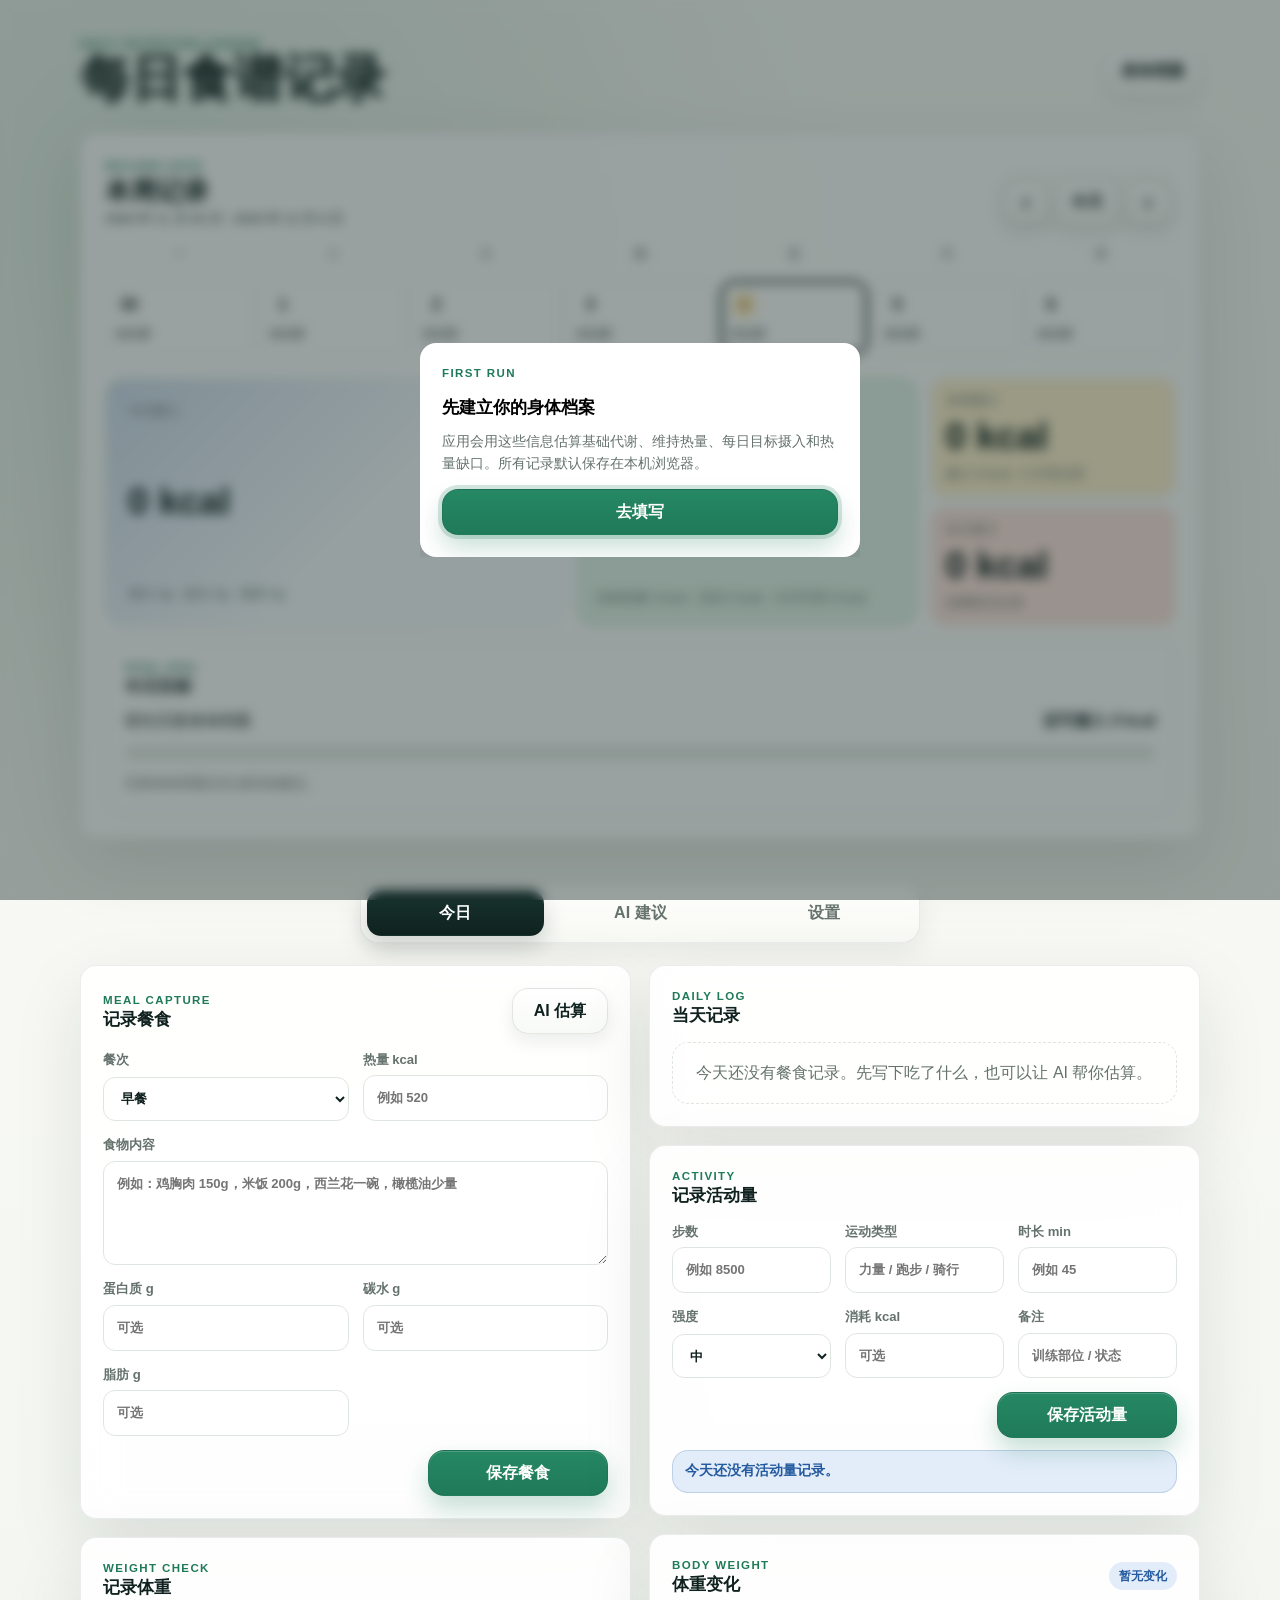
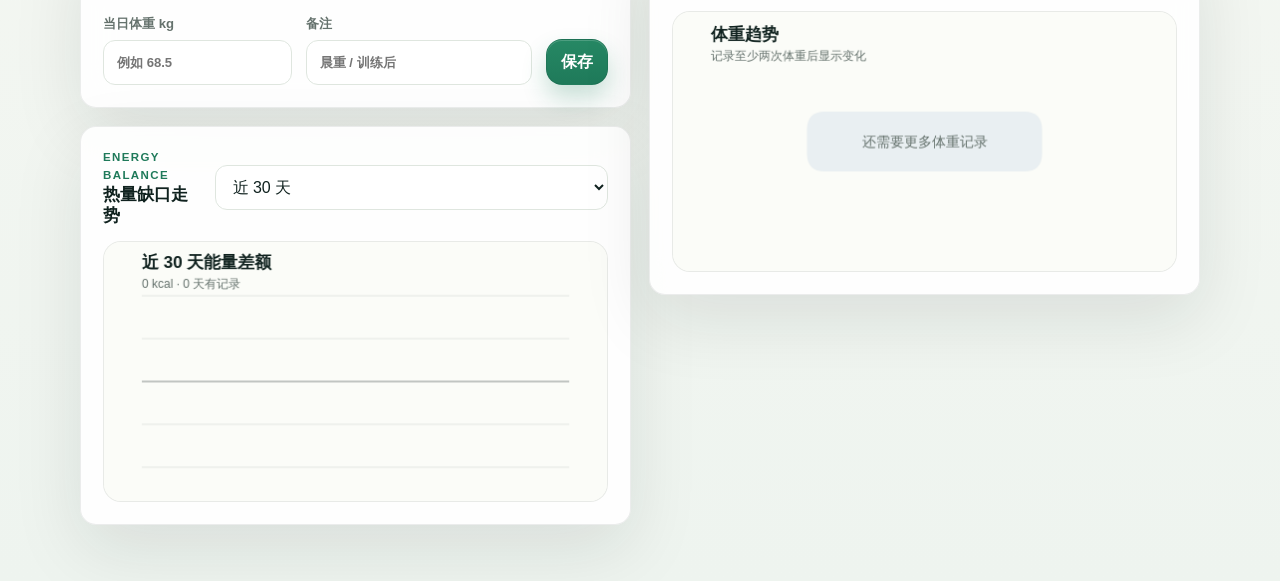
<file: index.html>
<!doctype html>
<html lang="zh-CN">
  <head>
    <meta charset="utf-8" />
    <meta name="viewport" content="width=device-width, initial-scale=1, viewport-fit=cover" />
    <meta name="theme-color" content="#10221f" />
    <title>每日食谱记录</title>
    <link rel="stylesheet" href="./styles.css" />
  </head>
  <body>
    <div class="app-shell">
      <header class="topbar">
        <div>
          <p class="eyebrow">Daily Nutrition Ledger</p>
          <h1>每日食谱记录</h1>
        </div>
        <button class="ghost-button" id="openProfileBtn" type="button">身体档案</button>
      </header>

      <main>
        <section class="summary-band" aria-label="热量摘要">
          <div class="home-calendar">
            <input id="recordDate" type="hidden" />
            <div class="calendar-head">
              <div>
                <p class="eyebrow">Record Date</p>
                <h2 id="calendarMonthLabel">记录日期</h2>
                <small id="selectedDateLabel">请选择日期</small>
              </div>
              <div class="calendar-actions">
                <button class="icon-button" id="prevMonthBtn" type="button" aria-label="上个月">‹</button>
                <button class="secondary-button" id="todayBtn" type="button">今天</button>
                <button class="icon-button" id="nextMonthBtn" type="button" aria-label="下个月">›</button>
              </div>
            </div>
            <div class="calendar-weekdays" aria-hidden="true">
              <span>一</span><span>二</span><span>三</span><span>四</span><span>五</span><span>六</span><span>日</span>
            </div>
            <div class="month-calendar" id="homeCalendarGrid" aria-label="记录日期日历"></div>
          </div>

          <div class="metric-grid">
            <article class="metric-tile metric-primary">
              <span>今日摄入</span>
              <strong id="dailyIntake">0 kcal</strong>
              <small id="dailyMacroLine">蛋白 0g · 碳水 0g · 脂肪 0g</small>
            </article>
            <article class="metric-tile metric-balance accent-green">
              <span>今日缺口</span>
              <strong id="dailyDeficit">0 kcal</strong>
              <small id="dailyTargetLine">目标热量 0 kcal</small>
            </article>
            <div class="mini-metrics" aria-label="secondary calorie metrics">
              <article class="metric-tile metric-compact accent-amber">
                <span>本周累计</span>
                <strong id="weeklyDeficit">0 kcal</strong>
                <small id="weeklyIntakeLine">摄入 0 kcal</small>
              </article>
              <article class="metric-tile metric-compact accent-coral">
                <span>本月累计</span>
                <strong id="monthlyDeficit">0 kcal</strong>
                <small id="weightTrendLine">体重暂无记录</small>
              </article>
            </div>
          </div>
          <section class="goal-strip">
            <div class="section-heading">
              <div>
                <p class="eyebrow">Goal Dial</p>
                <h2>今日目标</h2>
              </div>
            </div>
            <div class="target-meter">
              <div class="meter-topline">
                <span id="goalSummary">请先完善身体档案</span>
                <strong id="remainingCalories">0 kcal</strong>
              </div>
              <div class="progress-track">
                <span id="calorieProgress"></span>
              </div>
              <p id="targetAdvice" class="muted-text">保存身高、体重、年龄与目标后，会自动计算基础代谢、维持热量和推荐摄入。</p>
            </div>
          </section>
        </section>

        <nav class="tabbar" aria-label="应用导航">
          <button class="tab-button is-active" data-tab="today" type="button">今日</button>
          <button class="tab-button" data-tab="coach" type="button">AI 建议</button>
          <button class="tab-button" data-tab="settings" type="button">设置</button>
        </nav>

        <section class="tab-panel is-active" id="todayPanel">
          <div class="content-grid">
            <section class="tool-panel">
              <div class="section-heading">
                <div>
                  <p class="eyebrow">Meal Capture</p>
                  <h2>记录餐食</h2>
                </div>
                <button class="secondary-button" id="estimateMealBtn" type="button">AI 估算</button>
              </div>

              <form id="mealForm" class="form-grid">
                <label>
                  餐次
                  <select id="mealType">
                    <option value="早餐">早餐</option>
                    <option value="午餐">午餐</option>
                    <option value="晚餐">晚餐</option>
                    <option value="加餐">加餐</option>
                    <option value="运动补给">运动补给</option>
                  </select>
                </label>
                <label>
                  热量 kcal
                  <input id="mealCalories" type="number" min="0" step="1" placeholder="例如 520" />
                </label>
                <label class="wide">
                  食物内容
                  <textarea id="mealText" rows="4" placeholder="例如：鸡胸肉 150g，米饭 200g，西兰花一碗，橄榄油少量"></textarea>
                </label>
                <label>
                  蛋白质 g
                  <input id="mealProtein" type="number" min="0" step="0.1" placeholder="可选" />
                </label>
                <label>
                  碳水 g
                  <input id="mealCarbs" type="number" min="0" step="0.1" placeholder="可选" />
                </label>
                <label>
                  脂肪 g
                  <input id="mealFat" type="number" min="0" step="0.1" placeholder="可选" />
                </label>
                <button class="primary-button wide" type="submit">保存餐食</button>
              </form>
            </section>

            <section class="tool-panel">
              <div class="section-heading">
                <div>
                  <p class="eyebrow">Daily Log</p>
                  <h2>当天记录</h2>
                </div>
              </div>
              <div class="meal-list" id="mealList"></div>
            </section>
          </div>

          <div class="content-grid">
            <section class="tool-panel compact-panel">
              <div class="section-heading">
                <div>
                  <p class="eyebrow">Weight Check</p>
                  <h2>记录体重</h2>
                </div>
              </div>
              <form id="weightForm" class="inline-form">
                <label>
                  当日体重 kg
                  <input id="weightValue" type="number" min="20" max="300" step="0.1" placeholder="例如 68.5" />
                </label>
                <label>
                  备注
                  <input id="weightNote" type="text" maxlength="40" placeholder="晨重 / 训练后" />
                </label>
                <button class="primary-button" type="submit">保存</button>
              </form>
            </section>

            <section class="tool-panel compact-panel activity-panel">
              <div class="section-heading">
                <div>
                  <p class="eyebrow">Activity</p>
                  <h2>记录活动量</h2>
                </div>
              </div>
              <form id="activityForm" class="activity-form">
                <label>
                  步数
                  <input id="activitySteps" type="number" min="0" step="1" placeholder="例如 8500" />
                </label>
                <label>
                  运动类型
                  <input id="activityType" type="text" maxlength="30" placeholder="力量 / 跑步 / 骑行" />
                </label>
                <label>
                  时长 min
                  <input id="activityMinutes" type="number" min="0" step="1" placeholder="例如 45" />
                </label>
                <label>
                  强度
                  <select id="activityIntensity">
                    <option value="低">低</option>
                    <option value="中" selected>中</option>
                    <option value="高">高</option>
                  </select>
                </label>
                <label>
                  消耗 kcal
                  <input id="activityCalories" type="number" min="0" step="1" placeholder="可选" />
                </label>
                <label>
                  备注
                  <input id="activityNote" type="text" maxlength="50" placeholder="训练部位 / 状态" />
                </label>
                <button class="primary-button wide" type="submit">保存活动量</button>
              </form>
              <div class="activity-summary" id="activitySummary"></div>
            </section>

          </div>

          <div class="content-grid">
            <section class="tool-panel chart-panel">
              <div class="section-heading">
                <div>
                  <p class="eyebrow">Energy Balance</p>
                  <h2>热量缺口走势</h2>
                </div>
                <select id="trendRange" aria-label="趋势范围">
                  <option value="7">近 7 天</option>
                  <option value="30" selected>近 30 天</option>
                  <option value="90">近 90 天</option>
                </select>
              </div>
              <canvas id="deficitChart" width="720" height="320" aria-label="热量缺口图表"></canvas>
            </section>

            <section class="tool-panel chart-panel">
              <div class="section-heading">
                <div>
                  <p class="eyebrow">Body Weight</p>
                  <h2>体重变化</h2>
                </div>
                <strong id="weightDeltaBadge" class="badge">暂无变化</strong>
              </div>
              <canvas id="weightChart" width="720" height="320" aria-label="体重趋势图表"></canvas>
            </section>
          </div>
        </section>

        <section class="tab-panel" id="coachPanel">
          <div class="content-grid">
            <section class="tool-panel">
              <div class="section-heading">
                <div>
                  <p class="eyebrow">DeepSeek Coach</p>
                  <h2>营养分析与建议</h2>
                </div>
              </div>
              <div class="quick-actions">
                <button class="secondary-button" data-coach-action="today" type="button">分析今日饮食</button>
                <button class="secondary-button" data-coach-action="tomorrow" type="button">生成明日食谱</button>
                <button class="secondary-button" data-coach-action="week" type="button">一周调整策略</button>
              </div>
              <label class="coach-question">
                自定义问题
                <textarea id="coachQuestion" rows="5" placeholder="例如：我今晚还剩 450 kcal，想吃得饱一点，该怎么搭配？"></textarea>
              </label>
              <button class="primary-button" id="askCoachBtn" type="button">询问 DeepSeek</button>
            </section>

            <section class="tool-panel output-panel">
              <div class="section-heading">
                <div>
                  <p class="eyebrow">Response</p>
                  <h2>AI 输出</h2>
                </div>
                <span class="status-pill" id="apiStatus">未连接</span>
              </div>
              <details class="reasoning-box" id="reasoningBox">
                <summary>思考过程</summary>
                <div class="reasoning-output" id="reasoningOutput"></div>
              </details>
              <div class="ai-output" id="aiOutput">配置 API 后，可以让 DeepSeek 基于你的身高、体重、饮食与体重变化给出建议。</div>
            </section>
          </div>
        </section>

        <section class="tab-panel" id="settingsPanel">
          <div class="content-grid">
            <section class="tool-panel">
              <div class="section-heading">
                <div>
                  <p class="eyebrow">Profile</p>
                  <h2>身体档案</h2>
                </div>
              </div>
              <form id="profileForm" class="form-grid">
                <label>
                  身高 cm
                  <input id="profileHeight" type="number" min="80" max="240" step="1" required />
                </label>
                <label>
                  当前体重 kg
                  <input id="profileWeight" type="number" min="20" max="300" step="0.1" required />
                </label>
                <label>
                  年龄
                  <input id="profileAge" type="number" min="12" max="100" step="1" required />
                </label>
                <label>
                  性别
                  <select id="profileGender">
                    <option value="male">男</option>
                    <option value="female">女</option>
                    <option value="other">其他 / 不指定</option>
                  </select>
                </label>
                <label>
                  活动水平
                  <select id="profileActivity">
                    <option value="1.2">久坐，很少运动</option>
                    <option value="1.375">轻度活动，每周 1-3 次</option>
                    <option value="1.55">中等活动，每周 3-5 次</option>
                    <option value="1.725">高活动，每周 6-7 次</option>
                  </select>
                </label>
                <label>
                  当前目标
                  <select id="profileGoal">
                    <option value="cut">减脂</option>
                    <option value="gain">增肌</option>
                    <option value="maintain">维持</option>
                  </select>
                </label>
                <label>
                  目标强度
                  <select id="profilePace">
                    <option value="mild">温和</option>
                    <option value="standard">标准</option>
                    <option value="aggressive">积极</option>
                  </select>
                </label>
                <label>
                  目标体重 kg
                  <input id="profileTargetWeight" type="number" min="20" max="300" step="0.1" placeholder="可选" />
                </label>
                <button class="primary-button wide" type="submit">保存身体档案</button>
              </form>
            </section>

            <section class="tool-panel">
              <div class="section-heading">
                <div>
                  <p class="eyebrow">API</p>
                  <h2>DeepSeek 接入</h2>
                </div>
              </div>
              <form id="apiForm" class="form-grid">
                <label>
                  调用方式
                  <select id="apiMode">
                    <option value="proxy">本地代理 /api/deepseek/chat</option>
                    <option value="direct">浏览器直连 DeepSeek</option>
                  </select>
                </label>
                <label>
                  模型
                  <input id="apiModel" type="text" value="deepseek-v4-flash" />
                </label>
                <label class="wide">
                  Base URL
                  <input id="apiBaseUrl" type="url" value="https://api.deepseek.com" />
                </label>
                <label class="wide">
                  API Key（直连模式才会保存在本机浏览器）
                  <input id="apiKey" type="password" autocomplete="off" placeholder="sk-..." />
                </label>
                <label>
                  AI 思考模式
                  <select id="aiMode">
                    <option value="fast">快速模式（关闭 thinking）</option>
                    <option value="deep">深度分析（开启 thinking）</option>
                  </select>
                </label>
                <label>
                  思考强度
                  <select id="reasoningEffort">
                    <option value="high">high</option>
                    <option value="max">max</option>
                  </select>
                </label>
                <label class="check-label wide">
                  <input id="showReasoning" type="checkbox" />
                  <span>显示模型思考过程</span>
                </label>
                <button class="primary-button wide" type="submit">保存 API 设置</button>
              </form>
              <p class="muted-text warning-text">推荐使用本地代理：在命令行设置 DEEPSEEK_API_KEY 后运行 node server.js。浏览器直连仅适合个人本地测试。</p>
            </section>
          </div>

          <section class="tool-panel">
            <div class="section-heading">
              <div>
                <p class="eyebrow">Data</p>
                <h2>数据管理</h2>
              </div>
            </div>
            <div class="data-actions">
              <button class="secondary-button" id="exportDataBtn" type="button">导出 JSON</button>
              <label class="file-button">
                导入 JSON
                <input id="importDataInput" type="file" accept="application/json" />
              </label>
              <button class="danger-button" id="resetDataBtn" type="button">清空本地数据</button>
            </div>
            <div class="cloud-sync">
              <div class="section-heading">
                <div>
                  <p class="eyebrow">Cloud Sync</p>
                  <h2>云端同步</h2>
                </div>
                <span class="status-pill" id="cloudStatus">未配置</span>
              </div>
              <form id="cloudForm" class="form-grid">
                <label class="wide">
                  WebDAV 地址
                  <input id="cloudUrl" type="url" placeholder="https://dav.jianguoyun.com/dav/" />
                </label>
                <label>
                  账号
                  <input id="cloudUsername" type="text" autocomplete="username" placeholder="坚果云账号 / 邮箱" />
                </label>
                <label>
                  应用密码
                  <input id="cloudPassword" type="password" autocomplete="current-password" placeholder="第三方应用密码" />
                </label>
                <label class="wide">
                  云端文件路径
                  <input id="cloudPath" type="text" placeholder="/每日食谱记录/nutrition-ledger.json" />
                </label>
                <button class="primary-button wide" type="submit">保存云同步配置</button>
              </form>
              <p class="muted-text warning-text">保存配置后会自动同步；应用打开或记录更新后会比较本地与云端更新时间，自动拉取较新数据或上传本机最新数据。坚果云地址通常为 https://dav.jianguoyun.com/dav/，密码请使用“第三方应用管理”生成的应用密码。</p>
            </div>
          </section>
        </section>
      </main>
    </div>

    <dialog id="profileDialog" class="profile-dialog">
      <form method="dialog" class="dialog-card">
        <p class="eyebrow">First Run</p>
        <h2>先建立你的身体档案</h2>
        <p class="muted-text">应用会用这些信息估算基础代谢、维持热量、每日目标摄入和热量缺口。所有记录默认保存在本机浏览器。</p>
        <button class="primary-button" id="jumpToProfileBtn" type="button">去填写</button>
      </form>
    </dialog>

    <div id="toast" class="toast" role="status" aria-live="polite"></div>

    <script src="./app.js" defer></script>
  </body>
</html>
</file>
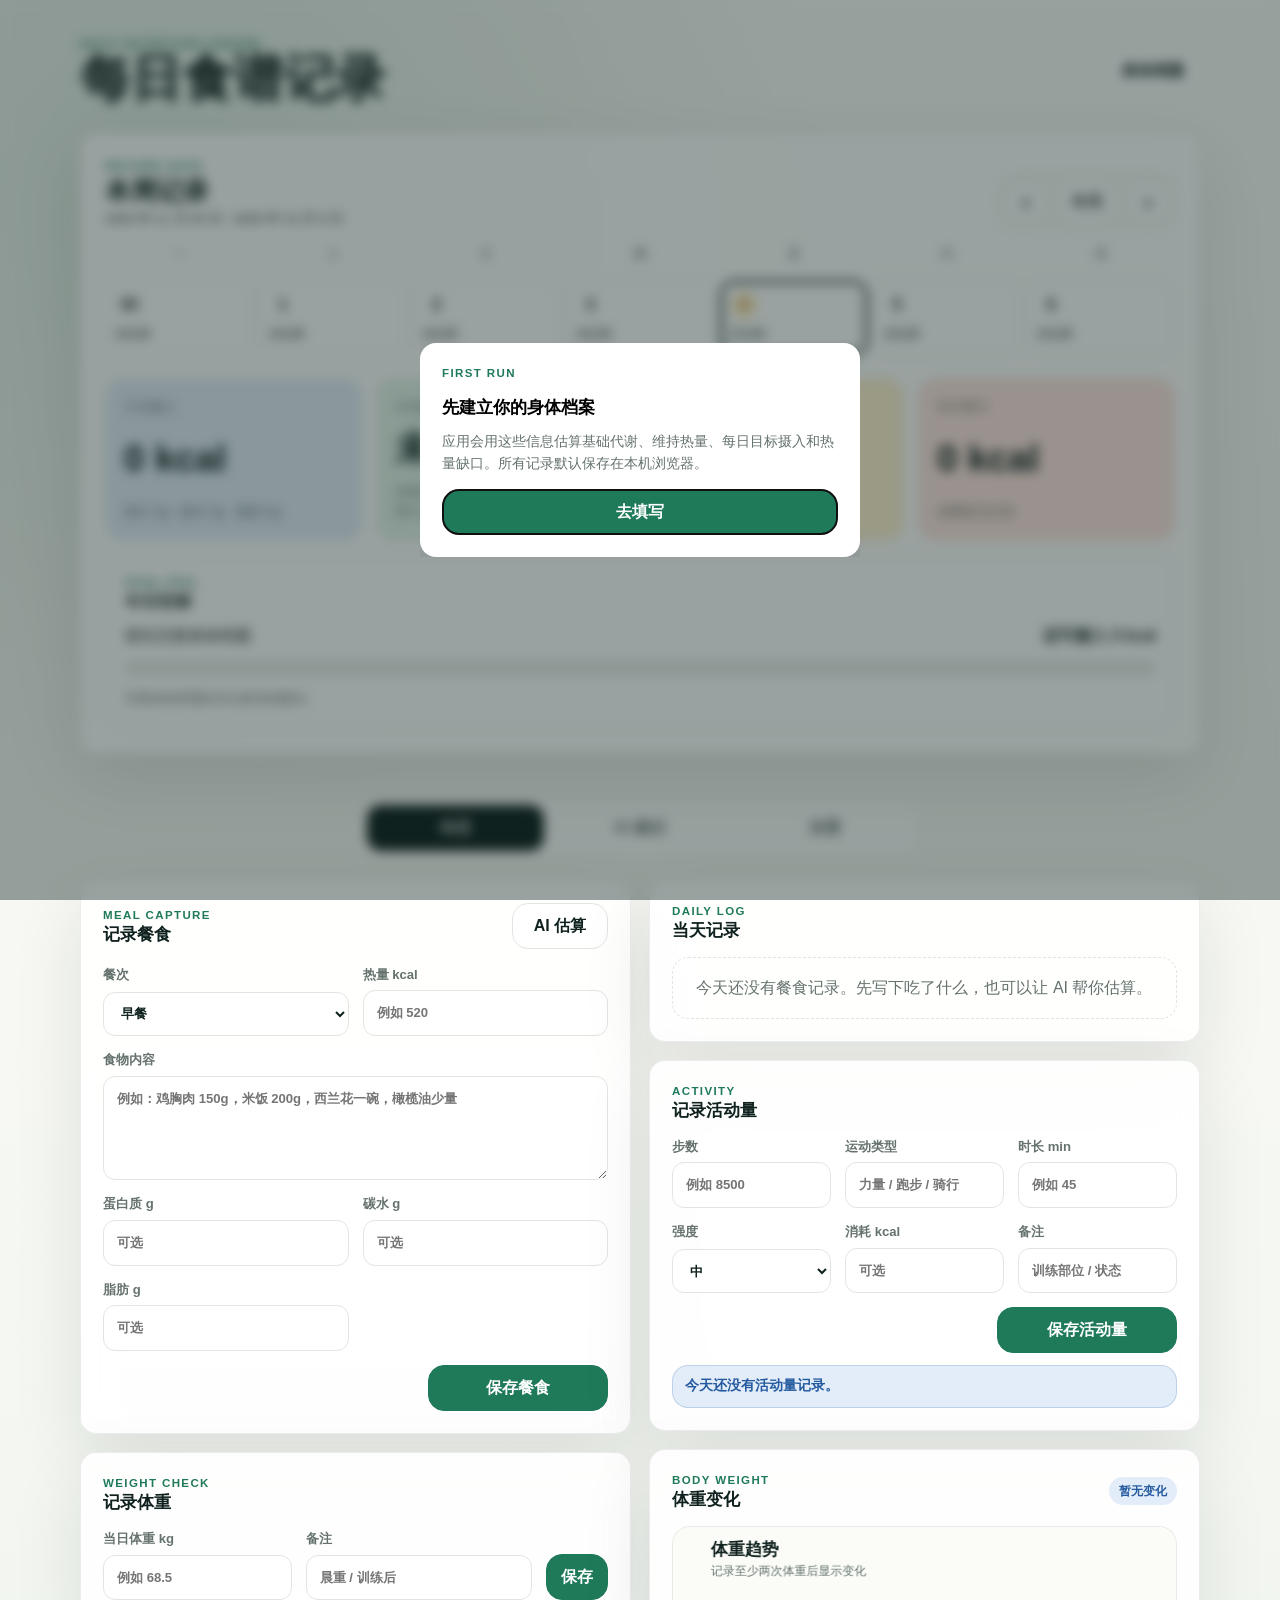
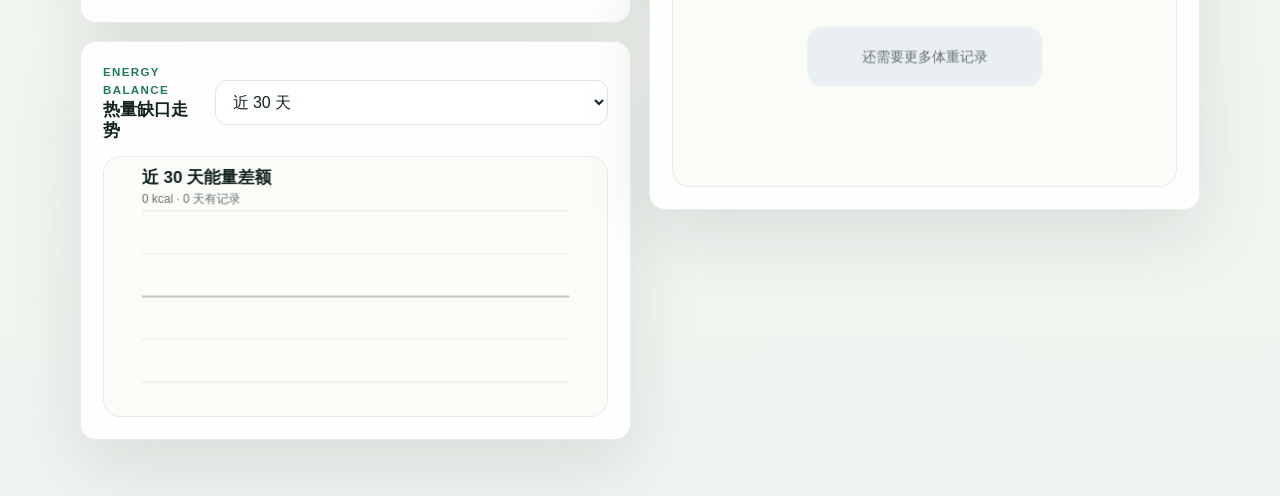
<file: android-app/app/src/main/assets/index.html>
<!doctype html>
<html lang="zh-CN">
  <head>
    <meta charset="utf-8" />
    <meta name="viewport" content="width=device-width, initial-scale=1, viewport-fit=cover" />
    <meta name="theme-color" content="#10221f" />
    <title>每日食谱记录</title>
    <link rel="stylesheet" href="./styles.css" />
  </head>
  <body>
    <div class="app-shell">
      <header class="topbar">
        <div>
          <p class="eyebrow">Daily Nutrition Ledger</p>
          <h1>每日食谱记录</h1>
        </div>
        <button class="ghost-button" id="openProfileBtn" type="button">身体档案</button>
      </header>

      <main>
        <section class="summary-band" aria-label="热量摘要">
          <div class="home-calendar">
            <input id="recordDate" type="hidden" />
            <div class="calendar-head">
              <div>
                <p class="eyebrow">Record Date</p>
                <h2 id="calendarMonthLabel">记录日期</h2>
                <small id="selectedDateLabel">请选择日期</small>
              </div>
              <div class="calendar-actions">
                <button class="icon-button" id="prevMonthBtn" type="button" aria-label="上个月">‹</button>
                <button class="secondary-button" id="todayBtn" type="button">今天</button>
                <button class="icon-button" id="nextMonthBtn" type="button" aria-label="下个月">›</button>
              </div>
            </div>
            <div class="calendar-weekdays" aria-hidden="true">
              <span>一</span><span>二</span><span>三</span><span>四</span><span>五</span><span>六</span><span>日</span>
            </div>
            <div class="month-calendar" id="homeCalendarGrid" aria-label="记录日期日历"></div>
          </div>

          <div class="metric-grid">
            <article class="metric-tile">
              <span>今日摄入</span>
              <strong id="dailyIntake">0 kcal</strong>
              <small id="dailyMacroLine">蛋白 0g · 碳水 0g · 脂肪 0g</small>
            </article>
            <article class="metric-tile accent-green">
              <span>今日缺口</span>
              <strong id="dailyDeficit">0 kcal</strong>
              <small id="dailyTargetLine">目标热量 0 kcal</small>
            </article>
            <article class="metric-tile accent-amber">
              <span>本周累计</span>
              <strong id="weeklyDeficit">0 kcal</strong>
              <small id="weeklyIntakeLine">摄入 0 kcal</small>
            </article>
            <article class="metric-tile accent-coral">
              <span>本月累计</span>
              <strong id="monthlyDeficit">0 kcal</strong>
              <small id="weightTrendLine">体重暂无记录</small>
            </article>
          </div>
          <section class="goal-strip">
            <div class="section-heading">
              <div>
                <p class="eyebrow">Goal Dial</p>
                <h2>今日目标</h2>
              </div>
            </div>
            <div class="target-meter">
              <div class="meter-topline">
                <span id="goalSummary">请先完善身体档案</span>
                <strong id="remainingCalories">0 kcal</strong>
              </div>
              <div class="progress-track">
                <span id="calorieProgress"></span>
              </div>
              <p id="targetAdvice" class="muted-text">保存身高、体重、年龄与目标后，会自动计算基础代谢、维持热量和推荐摄入。</p>
            </div>
          </section>
        </section>

        <nav class="tabbar" aria-label="应用导航">
          <button class="tab-button is-active" data-tab="today" type="button">今日</button>
          <button class="tab-button" data-tab="coach" type="button">AI 建议</button>
          <button class="tab-button" data-tab="settings" type="button">设置</button>
        </nav>

        <section class="tab-panel is-active" id="todayPanel">
          <div class="content-grid">
            <section class="tool-panel">
              <div class="section-heading">
                <div>
                  <p class="eyebrow">Meal Capture</p>
                  <h2>记录餐食</h2>
                </div>
                <button class="secondary-button" id="estimateMealBtn" type="button">AI 估算</button>
              </div>

              <form id="mealForm" class="form-grid">
                <label>
                  餐次
                  <select id="mealType">
                    <option value="早餐">早餐</option>
                    <option value="午餐">午餐</option>
                    <option value="晚餐">晚餐</option>
                    <option value="加餐">加餐</option>
                    <option value="运动补给">运动补给</option>
                  </select>
                </label>
                <label>
                  热量 kcal
                  <input id="mealCalories" type="number" min="0" step="1" placeholder="例如 520" />
                </label>
                <label class="wide">
                  食物内容
                  <textarea id="mealText" rows="4" placeholder="例如：鸡胸肉 150g，米饭 200g，西兰花一碗，橄榄油少量"></textarea>
                </label>
                <label>
                  蛋白质 g
                  <input id="mealProtein" type="number" min="0" step="0.1" placeholder="可选" />
                </label>
                <label>
                  碳水 g
                  <input id="mealCarbs" type="number" min="0" step="0.1" placeholder="可选" />
                </label>
                <label>
                  脂肪 g
                  <input id="mealFat" type="number" min="0" step="0.1" placeholder="可选" />
                </label>
                <button class="primary-button wide" type="submit">保存餐食</button>
              </form>
            </section>

            <section class="tool-panel">
              <div class="section-heading">
                <div>
                  <p class="eyebrow">Daily Log</p>
                  <h2>当天记录</h2>
                </div>
              </div>
              <div class="meal-list" id="mealList"></div>
            </section>
          </div>

          <div class="content-grid">
            <section class="tool-panel compact-panel">
              <div class="section-heading">
                <div>
                  <p class="eyebrow">Weight Check</p>
                  <h2>记录体重</h2>
                </div>
              </div>
              <form id="weightForm" class="inline-form">
                <label>
                  当日体重 kg
                  <input id="weightValue" type="number" min="20" max="300" step="0.1" placeholder="例如 68.5" />
                </label>
                <label>
                  备注
                  <input id="weightNote" type="text" maxlength="40" placeholder="晨重 / 训练后" />
                </label>
                <button class="primary-button" type="submit">保存</button>
              </form>
            </section>

            <section class="tool-panel compact-panel activity-panel">
              <div class="section-heading">
                <div>
                  <p class="eyebrow">Activity</p>
                  <h2>记录活动量</h2>
                </div>
              </div>
              <form id="activityForm" class="activity-form">
                <label>
                  步数
                  <input id="activitySteps" type="number" min="0" step="1" placeholder="例如 8500" />
                </label>
                <label>
                  运动类型
                  <input id="activityType" type="text" maxlength="30" placeholder="力量 / 跑步 / 骑行" />
                </label>
                <label>
                  时长 min
                  <input id="activityMinutes" type="number" min="0" step="1" placeholder="例如 45" />
                </label>
                <label>
                  强度
                  <select id="activityIntensity">
                    <option value="低">低</option>
                    <option value="中" selected>中</option>
                    <option value="高">高</option>
                  </select>
                </label>
                <label>
                  消耗 kcal
                  <input id="activityCalories" type="number" min="0" step="1" placeholder="可选" />
                </label>
                <label>
                  备注
                  <input id="activityNote" type="text" maxlength="50" placeholder="训练部位 / 状态" />
                </label>
                <button class="primary-button wide" type="submit">保存活动量</button>
              </form>
              <div class="activity-summary" id="activitySummary"></div>
            </section>

          </div>

          <div class="content-grid">
            <section class="tool-panel chart-panel">
              <div class="section-heading">
                <div>
                  <p class="eyebrow">Energy Balance</p>
                  <h2>热量缺口走势</h2>
                </div>
                <select id="trendRange" aria-label="趋势范围">
                  <option value="7">近 7 天</option>
                  <option value="30" selected>近 30 天</option>
                  <option value="90">近 90 天</option>
                </select>
              </div>
              <canvas id="deficitChart" width="720" height="320" aria-label="热量缺口图表"></canvas>
            </section>

            <section class="tool-panel chart-panel">
              <div class="section-heading">
                <div>
                  <p class="eyebrow">Body Weight</p>
                  <h2>体重变化</h2>
                </div>
                <strong id="weightDeltaBadge" class="badge">暂无变化</strong>
              </div>
              <canvas id="weightChart" width="720" height="320" aria-label="体重趋势图表"></canvas>
            </section>
          </div>
        </section>

        <section class="tab-panel" id="coachPanel">
          <div class="content-grid">
            <section class="tool-panel">
              <div class="section-heading">
                <div>
                  <p class="eyebrow">DeepSeek Coach</p>
                  <h2>营养分析与建议</h2>
                </div>
              </div>
              <div class="quick-actions">
                <button class="secondary-button" data-coach-action="today" type="button">分析今日饮食</button>
                <button class="secondary-button" data-coach-action="tomorrow" type="button">生成明日食谱</button>
                <button class="secondary-button" data-coach-action="week" type="button">一周调整策略</button>
              </div>
              <label class="coach-question">
                自定义问题
                <textarea id="coachQuestion" rows="5" placeholder="例如：我今晚还剩 450 kcal，想吃得饱一点，该怎么搭配？"></textarea>
              </label>
              <button class="primary-button" id="askCoachBtn" type="button">询问 DeepSeek</button>
            </section>

            <section class="tool-panel output-panel">
              <div class="section-heading">
                <div>
                  <p class="eyebrow">Response</p>
                  <h2>AI 输出</h2>
                </div>
                <span class="status-pill" id="apiStatus">未连接</span>
              </div>
              <details class="reasoning-box" id="reasoningBox">
                <summary>思考过程</summary>
                <div class="reasoning-output" id="reasoningOutput"></div>
              </details>
              <div class="ai-output" id="aiOutput">配置 API 后，可以让 DeepSeek 基于你的身高、体重、饮食与体重变化给出建议。</div>
            </section>
          </div>
        </section>

        <section class="tab-panel" id="settingsPanel">
          <div class="content-grid">
            <section class="tool-panel">
              <div class="section-heading">
                <div>
                  <p class="eyebrow">Profile</p>
                  <h2>身体档案</h2>
                </div>
              </div>
              <form id="profileForm" class="form-grid">
                <label>
                  身高 cm
                  <input id="profileHeight" type="number" min="80" max="240" step="1" required />
                </label>
                <label>
                  当前体重 kg
                  <input id="profileWeight" type="number" min="20" max="300" step="0.1" required />
                </label>
                <label>
                  年龄
                  <input id="profileAge" type="number" min="12" max="100" step="1" required />
                </label>
                <label>
                  性别
                  <select id="profileGender">
                    <option value="male">男</option>
                    <option value="female">女</option>
                    <option value="other">其他 / 不指定</option>
                  </select>
                </label>
                <label>
                  活动水平
                  <select id="profileActivity">
                    <option value="1.2">久坐，很少运动</option>
                    <option value="1.375">轻度活动，每周 1-3 次</option>
                    <option value="1.55">中等活动，每周 3-5 次</option>
                    <option value="1.725">高活动，每周 6-7 次</option>
                  </select>
                </label>
                <label>
                  当前目标
                  <select id="profileGoal">
                    <option value="cut">减脂</option>
                    <option value="gain">增肌</option>
                    <option value="maintain">维持</option>
                  </select>
                </label>
                <label>
                  目标强度
                  <select id="profilePace">
                    <option value="mild">温和</option>
                    <option value="standard">标准</option>
                    <option value="aggressive">积极</option>
                  </select>
                </label>
                <label>
                  目标体重 kg
                  <input id="profileTargetWeight" type="number" min="20" max="300" step="0.1" placeholder="可选" />
                </label>
                <button class="primary-button wide" type="submit">保存身体档案</button>
              </form>
            </section>

            <section class="tool-panel">
              <div class="section-heading">
                <div>
                  <p class="eyebrow">API</p>
                  <h2>DeepSeek 接入</h2>
                </div>
              </div>
              <form id="apiForm" class="form-grid">
                <label>
                  调用方式
                  <select id="apiMode">
                    <option value="proxy">本地代理 /api/deepseek/chat</option>
                    <option value="direct">浏览器直连 DeepSeek</option>
                  </select>
                </label>
                <label>
                  模型
                  <input id="apiModel" type="text" value="deepseek-v4-flash" />
                </label>
                <label class="wide">
                  Base URL
                  <input id="apiBaseUrl" type="url" value="https://api.deepseek.com" />
                </label>
                <label class="wide">
                  API Key（直连模式才会保存在本机浏览器）
                  <input id="apiKey" type="password" autocomplete="off" placeholder="sk-..." />
                </label>
                <label>
                  AI 思考模式
                  <select id="aiMode">
                    <option value="fast">快速模式（关闭 thinking）</option>
                    <option value="deep">深度分析（开启 thinking）</option>
                  </select>
                </label>
                <label>
                  思考强度
                  <select id="reasoningEffort">
                    <option value="high">high</option>
                    <option value="max">max</option>
                  </select>
                </label>
                <label class="check-label wide">
                  <input id="showReasoning" type="checkbox" />
                  <span>显示模型思考过程</span>
                </label>
                <button class="primary-button wide" type="submit">保存 API 设置</button>
              </form>
              <p class="muted-text warning-text">推荐使用本地代理：在命令行设置 DEEPSEEK_API_KEY 后运行 node server.js。浏览器直连仅适合个人本地测试。</p>
            </section>
          </div>

          <section class="tool-panel">
            <div class="section-heading">
              <div>
                <p class="eyebrow">Data</p>
                <h2>数据管理</h2>
              </div>
            </div>
            <div class="data-actions">
              <button class="secondary-button" id="exportDataBtn" type="button">导出 JSON</button>
              <label class="file-button">
                导入 JSON
                <input id="importDataInput" type="file" accept="application/json" />
              </label>
              <button class="danger-button" id="resetDataBtn" type="button">清空本地数据</button>
            </div>
            <div class="cloud-sync">
              <div class="section-heading">
                <div>
                  <p class="eyebrow">Cloud Sync</p>
                  <h2>云端同步</h2>
                </div>
                <span class="status-pill" id="cloudStatus">未配置</span>
              </div>
              <form id="cloudForm" class="form-grid">
                <label class="wide">
                  WebDAV 地址
                  <input id="cloudUrl" type="url" placeholder="https://dav.jianguoyun.com/dav/" />
                </label>
                <label>
                  账号
                  <input id="cloudUsername" type="text" autocomplete="username" placeholder="坚果云账号 / 邮箱" />
                </label>
                <label>
                  应用密码
                  <input id="cloudPassword" type="password" autocomplete="current-password" placeholder="第三方应用密码" />
                </label>
                <label class="wide">
                  云端文件路径
                  <input id="cloudPath" type="text" placeholder="/每日食谱记录/nutrition-ledger.json" />
                </label>
                <button class="primary-button wide" type="submit">保存云同步配置</button>
              </form>
              <p class="muted-text warning-text">保存配置后会自动同步；应用打开或记录更新后会比较本地与云端更新时间，自动拉取较新数据或上传本机最新数据。坚果云地址通常为 https://dav.jianguoyun.com/dav/，密码请使用“第三方应用管理”生成的应用密码。</p>
            </div>
          </section>
        </section>
      </main>
    </div>

    <dialog id="profileDialog" class="profile-dialog">
      <form method="dialog" class="dialog-card">
        <p class="eyebrow">First Run</p>
        <h2>先建立你的身体档案</h2>
        <p class="muted-text">应用会用这些信息估算基础代谢、维持热量、每日目标摄入和热量缺口。所有记录默认保存在本机浏览器。</p>
        <button class="primary-button" id="jumpToProfileBtn" type="button">去填写</button>
      </form>
    </dialog>

    <div id="toast" class="toast" role="status" aria-live="polite"></div>

    <script src="./app.js" defer></script>
  </body>
</html>
</file>
<file: styles.css>
:root {
  --ink: #10221f;
  --muted: #65726d;
  --paper: #f7f8f3;
  --panel: #ffffff;
  --line: #dfe6df;
  --green: #1f7a5a;
  --green-soft: #e4f4ea;
  --amber: #bd7b13;
  --amber-soft: #fff1cf;
  --coral: #d75a43;
  --coral-soft: #ffe4de;
  --blue: #245a9f;
  --blue-soft: #e3edf9;
  --shadow: 0 18px 50px rgba(16, 34, 31, 0.12);
  --button-shadow: 0 8px 18px rgba(16, 34, 31, 0.08), 0 1px 0 rgba(255, 255, 255, 0.92) inset;
  --button-shadow-hover: 0 13px 26px rgba(16, 34, 31, 0.13), 0 1px 0 rgba(255, 255, 255, 0.95) inset;
  --button-shadow-pressed: 0 4px 10px rgba(16, 34, 31, 0.1), 0 1px 2px rgba(16, 34, 31, 0.08) inset;
  --button-focus: 0 0 0 4px rgba(31, 122, 90, 0.18);
  --radius: 8px;
}

* {
  box-sizing: border-box;
}

html {
  color: var(--ink);
  background:
    linear-gradient(135deg, rgba(31, 122, 90, 0.12), transparent 34%),
    linear-gradient(225deg, rgba(36, 90, 159, 0.11), transparent 38%),
    var(--paper);
  min-height: 100%;
}

body {
  margin: 0;
  font-family: "HarmonyOS Sans SC", "MiSans", "PingFang SC", "Microsoft YaHei", sans-serif;
  line-height: 1.5;
}

button,
input,
select,
textarea {
  font: inherit;
}

button {
  cursor: pointer;
}

.app-shell {
  width: min(1180px, calc(100% - 28px));
  margin: 0 auto;
  padding: 22px 0 42px;
}

.topbar,
.section-heading,
.meter-topline,
.data-actions,
.quick-actions {
  display: flex;
  align-items: center;
  justify-content: space-between;
  gap: 14px;
}

.topbar {
  padding: 12px 0 18px;
}

h1,
h2,
p {
  margin: 0;
}

h1 {
  font-size: clamp(1.8rem, 4vw, 3.6rem);
  line-height: 1.02;
  letter-spacing: 0;
}

h2 {
  font-size: 1.08rem;
  line-height: 1.2;
}

.eyebrow {
  color: var(--green);
  font-size: 0.72rem;
  font-weight: 800;
  letter-spacing: 0.12em;
  text-transform: uppercase;
}

.summary-band,
.tool-panel {
  border: 1px solid rgba(16, 34, 31, 0.08);
  border-radius: var(--radius);
  background: rgba(255, 255, 255, 0.86);
  box-shadow: var(--shadow);
  backdrop-filter: blur(18px);
}

.summary-band {
  padding: 18px;
}

.home-calendar {
  display: grid;
  gap: 10px;
  margin-bottom: 16px;
}

.calendar-head {
  display: flex;
  align-items: center;
  justify-content: space-between;
  gap: 14px;
}

.calendar-head small {
  color: var(--muted);
  font-weight: 800;
}

.calendar-actions {
  display: flex;
  align-items: center;
  gap: 8px;
}

.calendar-weekdays,
.month-calendar {
  display: grid;
  grid-template-columns: repeat(7, minmax(0, 1fr));
  gap: 6px;
}

.month-calendar.is-week-view {
  grid-template-columns: repeat(7, minmax(0, 1fr));
}

.calendar-weekdays span {
  color: var(--muted);
  font-size: 0.72rem;
  font-weight: 900;
  text-align: center;
}

.calendar-day {
  min-height: 72px;
  display: grid;
  align-content: space-between;
  gap: 7px;
  border: 1px solid var(--line);
  border-radius: var(--radius);
  background: #fff;
  color: var(--ink);
  padding: 8px;
  text-align: left;
}

.month-calendar.is-week-view .calendar-day {
  min-height: 74px;
}

.calendar-day .date-num {
  width: 28px;
  height: 28px;
  display: inline-flex;
  align-items: center;
  justify-content: center;
  border-radius: 999px;
  font-weight: 900;
}

.calendar-day small {
  min-height: 18px;
  color: var(--muted);
  font-size: 0.72rem;
  font-weight: 800;
}

.calendar-day.is-muted {
  opacity: 0.42;
}

.calendar-day.is-today .date-num {
  background: var(--amber-soft);
  color: var(--amber);
}

.calendar-day.is-selected {
  border-color: var(--ink);
  box-shadow: inset 0 0 0 2px var(--ink);
}

.calendar-day.good {
  border-color: rgba(31, 122, 90, 0.34);
  background: var(--green-soft);
}

.calendar-day.over {
  border-color: rgba(215, 90, 67, 0.34);
  background: var(--coral-soft);
}

.metric-grid {
  display: grid;
  grid-template-columns: repeat(4, minmax(0, 1fr));
  gap: 12px;
}

.mini-metrics {
  display: grid;
  gap: 12px;
}

.goal-strip {
  margin-top: 12px;
  border: 1px solid var(--line);
  border-radius: var(--radius);
  background: #fff;
  padding: 16px;
}

.goal-strip .section-heading {
  margin-bottom: 12px;
}

.metric-tile {
  min-height: 132px;
  display: grid;
  align-content: space-between;
  gap: 14px;
  border: 1px solid var(--line);
  border-radius: var(--radius);
  background: var(--blue-soft);
  padding: 16px;
}

.metric-primary {
  background:
    linear-gradient(135deg, rgba(36, 90, 159, 0.18), transparent 56%),
    #f8fbff;
}

.metric-primary strong {
  font-size: clamp(2.55rem, 6vw, 4.35rem);
  letter-spacing: 0;
}

.metric-balance {
  border-color: rgba(31, 122, 90, 0.24);
}

.metric-balance strong {
  font-size: clamp(2rem, 4.6vw, 3.35rem);
}

.metric-compact {
  min-height: 0;
  gap: 8px;
  padding: 13px 14px;
}

.metric-compact strong {
  font-size: clamp(1.1rem, 2vw, 1.35rem);
}

.metric-tile span,
.metric-tile small {
  color: var(--muted);
  font-size: 0.84rem;
}

.metric-tile strong {
  font-size: clamp(1.5rem, 3.5vw, 2.3rem);
  line-height: 1;
}

.accent-green {
  background: var(--green-soft);
}

.accent-amber {
  background: var(--amber-soft);
}

.accent-coral {
  background: var(--coral-soft);
}

.tabbar {
  display: grid;
  grid-template-columns: repeat(3, minmax(0, 1fr));
  gap: 8px;
  margin: 18px 0;
  border: 1px solid rgba(16, 34, 31, 0.08);
  border-radius: var(--radius);
  background: linear-gradient(180deg, rgba(255, 255, 255, 0.88), rgba(247, 248, 243, 0.78));
  padding: 6px;
  box-shadow: 0 10px 28px rgba(16, 34, 31, 0.07), 0 1px 0 rgba(255, 255, 255, 0.9) inset;
  backdrop-filter: blur(16px);
}

.tab-button,
.ghost-button,
.secondary-button,
.primary-button,
.danger-button,
.file-button,
.icon-button {
  min-height: 42px;
  border-radius: var(--radius);
  border: 1px solid transparent;
  padding: 10px 14px;
  font-weight: 800;
  letter-spacing: 0;
  outline: 0;
  box-shadow: var(--button-shadow);
  transition:
    transform 150ms ease,
    background 150ms ease,
    border-color 150ms ease,
    color 150ms ease,
    box-shadow 150ms ease;
  will-change: transform;
}

.tab-button:disabled,
.ghost-button:disabled,
.secondary-button:disabled,
.primary-button:disabled,
.danger-button:disabled,
.file-button:disabled,
.icon-button:disabled {
  cursor: wait;
  opacity: 0.78;
  transform: none;
  box-shadow: 0 5px 12px rgba(16, 34, 31, 0.06);
}

.button-spinner,
.loading-spinner {
  display: inline-block;
  flex: 0 0 auto;
  border-radius: 999px;
  border: 2px solid currentColor;
  border-right-color: transparent;
  animation: spin 780ms linear infinite;
}

.button-spinner {
  width: 1em;
  height: 1em;
}

.loading-spinner {
  width: 34px;
  height: 34px;
  color: var(--green);
}

.is-busy {
  display: inline-flex;
  align-items: center;
  justify-content: center;
  gap: 8px;
}

.tab-button {
  background: transparent;
  box-shadow: none;
  color: var(--muted);
}

.tab-button.is-active {
  background: linear-gradient(180deg, #17332e, var(--ink));
  color: #fff;
  box-shadow: 0 10px 22px rgba(16, 34, 31, 0.18), 0 1px 0 rgba(255, 255, 255, 0.14) inset;
}

.ghost-button,
.secondary-button,
.file-button,
.icon-button {
  background: linear-gradient(180deg, #fff, #f8faf6);
  border-color: rgba(16, 34, 31, 0.1);
  color: var(--ink);
}

.primary-button {
  background: linear-gradient(180deg, #268864, var(--green));
  border-color: rgba(16, 34, 31, 0.1);
  box-shadow: 0 13px 25px rgba(31, 122, 90, 0.24), 0 1px 0 rgba(255, 255, 255, 0.18) inset;
  color: #fff;
}

.danger-button {
  background: linear-gradient(180deg, #fff, #fff8f6);
  border-color: rgba(215, 90, 67, 0.34);
  box-shadow: 0 8px 18px rgba(215, 90, 67, 0.1), 0 1px 0 rgba(255, 255, 255, 0.92) inset;
  color: var(--coral);
}

.icon-button {
  width: 44px;
  padding: 0;
  font-size: 1.55rem;
  line-height: 1;
  box-shadow: 0 8px 18px rgba(16, 34, 31, 0.09), 0 1px 0 rgba(255, 255, 255, 0.95) inset;
}

#estimateMealBtn {
  min-width: 96px;
}

.tab-button:hover,
.ghost-button:hover,
.secondary-button:hover,
.primary-button:hover,
.danger-button:hover,
.file-button:hover,
.icon-button:hover {
  transform: translateY(-1px);
  box-shadow: var(--button-shadow-hover);
}

.primary-button:hover {
  background: linear-gradient(180deg, #2a946d, #21815f);
  box-shadow: 0 16px 30px rgba(31, 122, 90, 0.3), 0 1px 0 rgba(255, 255, 255, 0.2) inset;
}

.danger-button:hover {
  border-color: rgba(215, 90, 67, 0.5);
  box-shadow: 0 12px 24px rgba(215, 90, 67, 0.14), 0 1px 0 rgba(255, 255, 255, 0.95) inset;
}

.tab-button:hover {
  color: var(--ink);
  background: rgba(255, 255, 255, 0.62);
}

.tab-button.is-active:hover {
  color: #fff;
  background: linear-gradient(180deg, #17332e, var(--ink));
}

.tab-button:active,
.ghost-button:active,
.secondary-button:active,
.primary-button:active,
.danger-button:active,
.file-button:active,
.icon-button:active {
  transform: translateY(1px);
  box-shadow: var(--button-shadow-pressed);
}

.tab-button:focus-visible,
.ghost-button:focus-visible,
.secondary-button:focus-visible,
.primary-button:focus-visible,
.danger-button:focus-visible,
.file-button:focus-visible,
.icon-button:focus-visible {
  box-shadow: var(--button-shadow), var(--button-focus);
}

.primary-button:focus-visible {
  box-shadow: 0 13px 25px rgba(31, 122, 90, 0.24), var(--button-focus);
}

.danger-button:focus-visible {
  box-shadow: 0 8px 18px rgba(215, 90, 67, 0.1), var(--button-focus);
}

.tab-button.is-active:focus-visible {
  box-shadow: 0 10px 22px rgba(16, 34, 31, 0.18), var(--button-focus);
}

.tab-button:disabled:hover,
.ghost-button:disabled:hover,
.secondary-button:disabled:hover,
.primary-button:disabled:hover,
.danger-button:disabled:hover,
.file-button:disabled:hover,
.icon-button:disabled:hover {
  transform: none;
  box-shadow: 0 5px 12px rgba(16, 34, 31, 0.06);
}

.tab-panel {
  display: none;
}

.tab-panel.is-active {
  display: grid;
  gap: 16px;
}

.content-grid {
  display: grid;
  grid-template-columns: minmax(0, 1fr) minmax(0, 1fr);
  gap: 16px;
  align-items: start;
}

.tool-panel {
  padding: 18px;
  align-self: start;
}

.compact-panel {
  min-height: 0;
}

.today-layout {
  display: grid;
  grid-template-columns: minmax(0, 1fr) minmax(0, 1fr);
  gap: 16px;
  align-items: start;
}

.today-col {
  display: grid;
  gap: 16px;
  align-content: start;
}

.section-heading {
  margin-bottom: 16px;
}

.form-grid {
  display: grid;
  grid-template-columns: repeat(2, minmax(0, 1fr));
  gap: 12px;
}

.inline-form {
  display: grid;
  grid-template-columns: minmax(0, 1fr) minmax(0, 1.2fr) auto;
  gap: 12px;
  align-items: end;
}

.activity-form {
  display: grid;
  grid-template-columns: repeat(3, minmax(0, 1fr));
  gap: 12px;
}

label {
  display: grid;
  gap: 6px;
  color: var(--muted);
  font-size: 0.82rem;
  font-weight: 800;
}

input,
select,
textarea {
  width: 100%;
  border: 1px solid var(--line);
  border-radius: var(--radius);
  background: #fff;
  color: var(--ink);
  outline: none;
  padding: 11px 12px;
}

textarea {
  resize: vertical;
}

input:focus,
select:focus,
textarea:focus {
  border-color: var(--green);
  box-shadow: 0 0 0 3px rgba(31, 122, 90, 0.16);
}

.wide {
  grid-column: 1 / -1;
}

.meal-list {
  display: grid;
  gap: 10px;
}

.empty-state {
  border: 1px dashed var(--line);
  border-radius: var(--radius);
  color: var(--muted);
  padding: 18px;
  text-align: center;
}

.meal-item {
  display: grid;
  grid-template-columns: minmax(0, 1fr) auto;
  gap: 12px;
  border: 1px solid var(--line);
  border-radius: var(--radius);
  background: #fff;
  padding: 14px;
}

.meal-item h3 {
  margin: 0 0 4px;
  font-size: 1rem;
}

.meal-item p {
  color: var(--muted);
  font-size: 0.9rem;
}

.meal-meta {
  display: flex;
  flex-wrap: wrap;
  gap: 8px;
  margin-top: 9px;
}

.activity-summary {
  margin-top: 12px;
  border: 1px solid rgba(36, 90, 159, 0.2);
  border-radius: var(--radius);
  background: var(--blue-soft);
  color: var(--blue);
  padding: 10px 12px;
  font-size: 0.86rem;
  font-weight: 800;
}

.pill,
.status-pill,
.badge {
  display: inline-flex;
  align-items: center;
  justify-content: center;
  min-height: 28px;
  border-radius: 999px;
  background: var(--blue-soft);
  color: var(--blue);
  padding: 4px 10px;
  font-size: 0.76rem;
  font-weight: 800;
  white-space: nowrap;
}

.delete-meal {
  align-self: start;
  width: 38px;
  min-height: 38px;
  border: 1px solid rgba(215, 90, 67, 0.26);
  border-radius: var(--radius);
  background: linear-gradient(180deg, #fff, #fff8f6);
  box-shadow: 0 7px 16px rgba(215, 90, 67, 0.08), 0 1px 0 rgba(255, 255, 255, 0.92) inset;
  color: var(--coral);
  font-weight: 900;
  outline: 0;
  transition: transform 150ms ease, border-color 150ms ease, box-shadow 150ms ease;
}

.delete-meal:hover {
  transform: translateY(-1px);
  border-color: rgba(215, 90, 67, 0.44);
  box-shadow: 0 10px 20px rgba(215, 90, 67, 0.13), 0 1px 0 rgba(255, 255, 255, 0.95) inset;
}

.delete-meal:active {
  transform: translateY(1px);
  box-shadow: 0 4px 10px rgba(215, 90, 67, 0.1), 0 1px 2px rgba(16, 34, 31, 0.08) inset;
}

.delete-meal:focus-visible {
  box-shadow: 0 7px 16px rgba(215, 90, 67, 0.08), var(--button-focus);
}

.target-meter {
  display: grid;
  gap: 12px;
}

.progress-track {
  height: 16px;
  overflow: hidden;
  border-radius: 999px;
  background: #e7ece8;
}

.progress-track span {
  display: block;
  width: 0%;
  height: 100%;
  border-radius: 999px;
  background: linear-gradient(90deg, var(--green), var(--amber), var(--coral));
  transition: width 220ms ease;
}

.muted-text {
  color: var(--muted);
  font-size: 0.9rem;
}

.warning-text {
  margin-top: 12px;
}

.chart-panel canvas {
  width: 100%;
  min-height: 260px;
  display: block;
  border: 1px solid rgba(16, 34, 31, 0.08);
  border-radius: 18px;
  background: #fbfcf8;
}

.quick-actions {
  align-items: stretch;
  flex-wrap: wrap;
  justify-content: flex-start;
  gap: 10px;
  margin-bottom: 14px;
}

.quick-actions .secondary-button {
  min-width: 132px;
  background: linear-gradient(180deg, #fff, #fbfcf8);
}

.coach-question {
  margin: 12px 0;
}

.output-panel {
  min-height: 0;
}

.ai-output {
  min-height: 128px;
  max-height: 560px;
  overflow: auto;
  border: 1px solid var(--line);
  border-radius: var(--radius);
  background: #fff;
  padding: 14px;
  color: var(--ink);
}

.loading-card {
  display: flex;
  align-items: center;
  gap: 14px;
  min-height: 112px;
  border: 1px solid rgba(31, 122, 90, 0.16);
  border-radius: 16px;
  background: linear-gradient(135deg, rgba(228, 244, 234, 0.78), rgba(255, 255, 255, 0.88));
  padding: 18px;
  animation: breatheIn 220ms ease both;
}

.loading-card strong {
  display: block;
  margin-bottom: 4px;
  font-size: 1rem;
}

.loading-card p {
  color: var(--muted);
  font-size: 0.9rem;
}

.estimate-status {
  display: flex;
  align-items: center;
  gap: 12px;
  margin: -4px 0 14px;
  border: 1px solid rgba(31, 122, 90, 0.16);
  border-radius: 16px;
  background: rgba(228, 244, 234, 0.66);
  padding: 12px;
  opacity: 1;
}

.estimate-status .loading-spinner {
  width: 24px;
  height: 24px;
}

.estimate-status strong {
  display: block;
  margin-bottom: 2px;
  font-size: 0.92rem;
}

.estimate-status p {
  color: var(--muted);
  font-size: 0.82rem;
}

.estimate-status.success {
  border-color: rgba(31, 122, 90, 0.22);
  background: var(--green-soft);
}

.estimate-status.error {
  border-color: rgba(215, 90, 67, 0.24);
  background: var(--coral-soft);
}

@keyframes spin {
  to {
    transform: rotate(360deg);
  }
}

@keyframes breatheIn {
  from {
    transform: translateY(4px);
    opacity: 0;
  }
  to {
    transform: translateY(0);
    opacity: 1;
  }
}

.ai-output h1,
.ai-output h2,
.ai-output h3,
.ai-output h4 {
  margin: 0.8em 0 0.35em;
  line-height: 1.22;
}

.ai-output h1:first-child,
.ai-output h2:first-child,
.ai-output h3:first-child,
.ai-output h4:first-child,
.ai-output p:first-child {
  margin-top: 0;
}

.ai-output p {
  margin: 0.65em 0;
}

.ai-output ul,
.ai-output ol {
  margin: 0.55em 0 0.85em 1.25em;
  padding: 0;
}

.ai-output li {
  margin: 0.32em 0;
}

.ai-output blockquote {
  margin: 0.75em 0;
  border-left: 4px solid var(--green);
  background: var(--green-soft);
  padding: 10px 12px;
}

.ai-output code {
  border-radius: 6px;
  background: var(--blue-soft);
  color: var(--blue);
  padding: 2px 5px;
  font-size: 0.88em;
}

.ai-output pre {
  overflow: auto;
  border-radius: var(--radius);
  background: #10221f;
  color: #f7f8f3;
  padding: 12px;
}

.ai-output pre code {
  background: transparent;
  color: inherit;
  padding: 0;
}

.reasoning-box {
  margin-bottom: 10px;
  border: 1px solid rgba(189, 123, 19, 0.28);
  border-radius: var(--radius);
  background: var(--amber-soft);
}

.reasoning-box[hidden] {
  display: none;
}

.reasoning-box summary {
  cursor: pointer;
  padding: 10px 12px;
  color: var(--amber);
  font-size: 0.86rem;
  font-weight: 900;
}

.reasoning-output {
  max-height: 220px;
  overflow: auto;
  border-top: 1px solid rgba(189, 123, 19, 0.22);
  padding: 12px;
  color: #5b4217;
  font-size: 0.88rem;
  white-space: pre-wrap;
}

.check-label {
  display: flex;
  align-items: center;
  gap: 10px;
}

.check-label input {
  width: 18px;
  height: 18px;
}

.cloud-sync {
  margin-top: 18px;
  border-top: 1px solid var(--line);
  padding-top: 18px;
}

.file-button {
  position: relative;
  overflow: hidden;
}

.file-button input {
  position: absolute;
  inset: 0;
  opacity: 0;
  cursor: pointer;
}

.profile-dialog {
  width: min(440px, calc(100% - 28px));
  border: 0;
  padding: 0;
  background: transparent;
  box-sizing: border-box;
}

.profile-dialog::backdrop {
  background: rgba(16, 34, 31, 0.42);
  backdrop-filter: blur(6px);
}

.dialog-card {
  width: 100%;
  min-width: 0;
  display: grid;
  gap: 14px;
  border-radius: var(--radius);
  background: var(--panel);
  box-shadow: var(--shadow);
  padding: 22px;
}

.dialog-card .primary-button {
  width: 100%;
}

.toast {
  position: fixed;
  right: 18px;
  bottom: 18px;
  z-index: 20;
  max-width: min(420px, calc(100% - 36px));
  transform: translateY(16px);
  opacity: 0;
  border-radius: var(--radius);
  background: var(--ink);
  color: #fff;
  padding: 12px 14px;
  box-shadow: var(--shadow);
  pointer-events: none;
  transition: opacity 180ms ease, transform 180ms ease;
}

.toast.show {
  transform: translateY(0);
  opacity: 1;
}

@media (max-width: 920px) {
  .metric-grid,
  .content-grid {
    grid-template-columns: repeat(2, minmax(0, 1fr));
  }

  .inline-form {
    grid-template-columns: 1fr;
  }

  .activity-form {
    grid-template-columns: repeat(2, minmax(0, 1fr));
  }
}

@media (max-width: 680px) {
  .app-shell {
    width: min(100% - 20px, 520px);
    padding-top: 12px;
  }

  .topbar {
    align-items: flex-start;
  }

  .metric-grid,
  .content-grid,
  .form-grid,
  .activity-form {
    grid-template-columns: 1fr;
  }

  .summary-band,
  .tool-panel {
    padding: 14px;
  }

  .metric-tile {
    min-height: 112px;
  }

  .tabbar {
    position: sticky;
    top: 6px;
    z-index: 5;
  }

  .tab-button {
    padding: 10px 8px;
    font-size: 0.9rem;
  }

  .calendar-head {
    align-items: stretch;
    flex-direction: column;
  }

  .calendar-actions {
    display: grid;
    grid-template-columns: 44px minmax(0, 1fr) 44px;
  }

  .calendar-day {
    min-height: 62px;
    padding: 7px;
  }

  .calendar-day small {
    font-size: 0.66rem;
  }

  .section-heading,
  .data-actions {
    align-items: stretch;
    flex-direction: column;
  }
}

@media (prefers-reduced-motion: reduce) {
  .tab-button,
  .ghost-button,
  .secondary-button,
  .primary-button,
  .danger-button,
  .file-button,
  .icon-button,
  .delete-meal {
    transition: none;
    will-change: auto;
  }

  .tab-button:hover,
  .ghost-button:hover,
  .secondary-button:hover,
  .primary-button:hover,
  .danger-button:hover,
  .file-button:hover,
  .icon-button:hover,
  .delete-meal:hover,
  .tab-button:active,
  .ghost-button:active,
  .secondary-button:active,
  .primary-button:active,
  .danger-button:active,
  .file-button:active,
  .icon-button:active,
  .delete-meal:active {
    transform: none;
  }
}

/* Refined responsive layout: calmer desktop rhythm and more native mobile feel. */
@media (min-width: 821px) {
  :root {
    --radius: 16px;
    --shadow: 0 24px 70px rgba(16, 34, 31, 0.1);
  }

  html {
    background:
      radial-gradient(circle at 12% 8%, rgba(31, 122, 90, 0.11), transparent 30%),
      linear-gradient(180deg, #fbfcf8 0%, var(--paper) 48%, #eef4ef 100%);
  }

  .app-shell {
    width: min(1120px, calc(100% - 56px));
    padding: 28px 0 56px;
  }

  .topbar {
    padding: 8px 0 28px;
  }

  .topbar h1 {
    font-size: clamp(2.05rem, 4vw, 3.3rem);
  }

  main {
    display: grid;
    gap: 22px;
  }

  .summary-band,
  .tool-panel {
    background: rgba(255, 255, 255, 0.9);
  }

  .summary-band {
    padding: 24px;
  }

  .home-calendar {
    gap: 16px;
    margin-bottom: 22px;
  }

  .calendar-head {
    align-items: end;
  }

  .calendar-head h2 {
    font-size: 1.6rem;
  }

  .calendar-actions {
    padding: 4px;
    border: 1px solid rgba(16, 34, 31, 0.08);
    border-radius: 18px;
    background: rgba(247, 248, 243, 0.72);
  }

  .calendar-day {
    min-height: 68px;
    border-radius: 14px;
    padding: 9px;
  }

  .month-calendar.is-week-view .calendar-day {
    min-height: 76px;
    align-content: center;
  }

  .metric-grid {
    grid-template-columns: minmax(0, 1.35fr) minmax(0, 1fr) minmax(190px, 0.72fr);
    align-items: stretch;
    gap: 14px;
  }

  .metric-tile {
    min-height: 122px;
    border-radius: 18px;
    padding: 18px;
  }

  .metric-primary,
  .metric-balance {
    min-height: 154px;
  }

  .metric-primary {
    padding: 22px;
  }

  .metric-primary small,
  .metric-balance small {
    max-width: 100%;
    line-height: 1.35;
  }

  .mini-metrics {
    gap: 10px;
  }

  .metric-compact {
    min-height: 72px;
    border-radius: 14px;
    padding: 12px 14px;
  }

  .goal-strip {
    margin-top: 14px;
    border-radius: 18px;
    padding: 18px;
  }

  .tabbar {
    width: min(560px, 100%);
    margin: 22px auto 0;
    border-radius: 18px;
  }

  .tab-button {
    min-height: 46px;
    border-radius: 14px;
  }

  .tab-panel.is-active {
    gap: 18px;
  }

  .today-layout {
    gap: 18px;
  }

  .today-col {
    gap: 18px;
  }

  .tool-panel {
    padding: 22px;
  }

  .form-grid,
  .activity-form,
  .inline-form {
    gap: 14px;
  }

  input,
  select,
  textarea {
    border-radius: 12px;
    padding: 12px 13px;
  }

  .primary-button.wide {
    justify-self: end;
    min-width: 180px;
  }
}

@media (max-width: 820px) {
  html {
    background: #f8faf6;
  }

  body {
    min-height: 100vh;
    padding-bottom: calc(76px + env(safe-area-inset-bottom, 0px));
  }

  .app-shell {
    width: 100%;
    padding: 12px 12px 0;
  }

  main {
    display: grid;
    gap: 18px;
  }

  .topbar {
    position: sticky;
    top: 0;
    z-index: 8;
    align-items: center;
    border-bottom: 1px solid rgba(16, 34, 31, 0.07);
    background: rgba(248, 250, 246, 0.94);
    padding: 10px 2px 12px;
    backdrop-filter: blur(18px);
  }

  .topbar .eyebrow {
    display: none;
  }

  .topbar h1 {
    font-size: 1.42rem;
    line-height: 1.12;
  }

  .ghost-button,
  .secondary-button,
  .primary-button,
  .danger-button,
  .file-button {
    min-height: 44px;
    border-radius: 16px;
  }

  .ghost-button {
    padding-inline: 16px;
  }

  .summary-band,
  .tool-panel,
  .goal-strip {
    border-color: rgba(16, 34, 31, 0.08);
    border-radius: 18px;
    box-shadow: none;
  }

  .summary-band {
    padding: 14px;
  }

  .home-calendar {
    gap: 10px;
    margin-bottom: 12px;
  }

  .calendar-head {
    gap: 12px;
  }

  .calendar-head h2 {
    font-size: 1.35rem;
  }

  .calendar-head small {
    display: block;
    margin-top: 2px;
    font-size: 0.78rem;
  }

  .calendar-actions {
    gap: 8px;
  }

  .calendar-actions .secondary-button,
  .icon-button {
    border-radius: 16px;
  }

  .icon-button {
    width: 44px;
    min-height: 44px;
  }

  .month-calendar,
  .calendar-weekdays {
    gap: 5px;
  }

  .month-calendar.is-week-view {
    grid-template-columns: repeat(7, minmax(0, 1fr));
  }

  .calendar-weekdays span {
    font-size: 0.68rem;
  }

  .calendar-day {
    min-height: 52px;
    align-content: center;
    justify-items: center;
    gap: 4px;
    border-radius: 13px;
    padding: 5px 3px;
    text-align: center;
  }

  .calendar-day .date-num {
    width: 22px;
    height: 22px;
    font-size: 0.95rem;
  }

  .calendar-day small {
    width: 100%;
    min-height: 22px;
    overflow: visible;
    color: rgba(16, 34, 31, 0.62);
    font-size: 0.58rem;
    line-height: 1.08;
    white-space: normal;
  }

  .calendar-day.is-selected {
    box-shadow: inset 0 0 0 2px var(--ink);
  }

  .metric-grid {
    grid-template-columns: repeat(2, minmax(0, 1fr));
    gap: 10px;
  }

  .mini-metrics,
  .goal-strip {
    display: none;
  }

  .metric-tile {
    min-height: 92px;
    border-radius: 16px;
    gap: 8px;
    padding: 12px;
  }

  .metric-tile strong {
    font-size: 1.28rem;
  }

  .metric-tile span,
  .metric-tile small {
    font-size: 0.76rem;
  }

  .goal-strip {
    margin-top: 10px;
    padding: 12px;
  }

  .goal-strip .section-heading {
    margin-bottom: 8px;
  }

  .target-meter {
    gap: 9px;
  }

  .meter-topline {
    align-items: flex-start;
    flex-direction: column;
    gap: 4px;
  }

  .progress-track {
    height: 12px;
  }

  .muted-text {
    font-size: 0.82rem;
  }

  .tabbar {
    position: fixed;
    inset: auto 12px calc(8px + env(safe-area-inset-bottom, 0px)) 12px;
    z-index: 30;
    grid-template-columns: repeat(3, 1fr);
    gap: 4px;
    margin: 0;
    border-radius: 20px;
    border-color: rgba(16, 34, 31, 0.08);
    background: rgba(255, 255, 255, 0.92);
    padding: 6px;
    box-shadow: 0 14px 32px rgba(16, 34, 31, 0.13), 0 1px 0 rgba(255, 255, 255, 0.92) inset;
    backdrop-filter: blur(18px);
  }

  .tab-button {
    min-height: 44px;
    border-radius: 16px;
    font-size: 0.9rem;
  }

  .tab-button.is-active {
    box-shadow: 0 9px 18px rgba(16, 34, 31, 0.16), 0 1px 0 rgba(255, 255, 255, 0.12) inset;
  }

  .content-grid,
  .form-grid,
  .activity-form,
  .inline-form {
    grid-template-columns: 1fr;
  }

  .today-layout {
    grid-template-columns: 1fr;
    gap: 14px;
  }

  .today-col {
    gap: 14px;
  }

  .section-heading {
    align-items: center;
    flex-direction: row;
  }

  input,
  select,
  textarea {
    min-height: 46px;
    border-radius: 14px;
    font-size: 16px;
  }

  .meal-item {
    grid-template-columns: 1fr auto;
  }

  .chart-panel canvas {
    min-height: 220px;
  }

  .chart-panel:last-child {
    margin-bottom: 72px;
  }

  .output-panel {
    min-height: 0;
  }

  .ai-output {
    min-height: 128px;
    max-height: 62vh;
  }

  .profile-dialog {
    width: calc(100vw - 40px);
    max-width: 360px;
    margin: auto;
  }

  .dialog-card {
    gap: 12px;
    border-radius: 18px;
    padding: 20px;
  }

  .dialog-card h2,
  .dialog-card p {
    overflow-wrap: anywhere;
  }
}
</file>
<file: android-app/app/src/main/assets/styles.css>
:root {
  --ink: #10221f;
  --muted: #65726d;
  --paper: #f7f8f3;
  --panel: #ffffff;
  --line: #dfe6df;
  --green: #1f7a5a;
  --green-soft: #e4f4ea;
  --amber: #bd7b13;
  --amber-soft: #fff1cf;
  --coral: #d75a43;
  --coral-soft: #ffe4de;
  --blue: #245a9f;
  --blue-soft: #e3edf9;
  --shadow: 0 18px 50px rgba(16, 34, 31, 0.12);
  --radius: 8px;
}

* {
  box-sizing: border-box;
}

html {
  color: var(--ink);
  background:
    linear-gradient(135deg, rgba(31, 122, 90, 0.12), transparent 34%),
    linear-gradient(225deg, rgba(36, 90, 159, 0.11), transparent 38%),
    var(--paper);
  min-height: 100%;
}

body {
  margin: 0;
  font-family: "HarmonyOS Sans SC", "MiSans", "PingFang SC", "Microsoft YaHei", sans-serif;
  line-height: 1.5;
}

button,
input,
select,
textarea {
  font: inherit;
}

button {
  cursor: pointer;
}

.app-shell {
  width: min(1180px, calc(100% - 28px));
  margin: 0 auto;
  padding: 22px 0 42px;
}

.topbar,
.section-heading,
.meter-topline,
.data-actions,
.quick-actions {
  display: flex;
  align-items: center;
  justify-content: space-between;
  gap: 14px;
}

.topbar {
  padding: 12px 0 18px;
}

h1,
h2,
p {
  margin: 0;
}

h1 {
  font-size: clamp(1.8rem, 4vw, 3.6rem);
  line-height: 1.02;
  letter-spacing: 0;
}

h2 {
  font-size: 1.08rem;
  line-height: 1.2;
}

.eyebrow {
  color: var(--green);
  font-size: 0.72rem;
  font-weight: 800;
  letter-spacing: 0.12em;
  text-transform: uppercase;
}

.summary-band,
.tool-panel {
  border: 1px solid rgba(16, 34, 31, 0.08);
  border-radius: var(--radius);
  background: rgba(255, 255, 255, 0.86);
  box-shadow: var(--shadow);
  backdrop-filter: blur(18px);
}

.summary-band {
  padding: 18px;
}

.home-calendar {
  display: grid;
  gap: 10px;
  margin-bottom: 16px;
}

.calendar-head {
  display: flex;
  align-items: center;
  justify-content: space-between;
  gap: 14px;
}

.calendar-head small {
  color: var(--muted);
  font-weight: 800;
}

.calendar-actions {
  display: flex;
  align-items: center;
  gap: 8px;
}

.calendar-weekdays,
.month-calendar {
  display: grid;
  grid-template-columns: repeat(7, minmax(0, 1fr));
  gap: 6px;
}

.month-calendar.is-week-view {
  grid-template-columns: repeat(7, minmax(0, 1fr));
}

.calendar-weekdays span {
  color: var(--muted);
  font-size: 0.72rem;
  font-weight: 900;
  text-align: center;
}

.calendar-day {
  min-height: 72px;
  display: grid;
  align-content: space-between;
  gap: 7px;
  border: 1px solid var(--line);
  border-radius: var(--radius);
  background: #fff;
  color: var(--ink);
  padding: 8px;
  text-align: left;
}

.month-calendar.is-week-view .calendar-day {
  min-height: 74px;
}

.calendar-day .date-num {
  width: 28px;
  height: 28px;
  display: inline-flex;
  align-items: center;
  justify-content: center;
  border-radius: 999px;
  font-weight: 900;
}

.calendar-day small {
  min-height: 18px;
  color: var(--muted);
  font-size: 0.72rem;
  font-weight: 800;
}

.calendar-day.is-muted {
  opacity: 0.42;
}

.calendar-day.is-today .date-num {
  background: var(--amber-soft);
  color: var(--amber);
}

.calendar-day.is-selected {
  border-color: var(--ink);
  box-shadow: inset 0 0 0 2px var(--ink);
}

.calendar-day.good {
  border-color: rgba(31, 122, 90, 0.34);
  background: var(--green-soft);
}

.calendar-day.over {
  border-color: rgba(215, 90, 67, 0.34);
  background: var(--coral-soft);
}

.metric-grid {
  display: grid;
  grid-template-columns: repeat(4, minmax(0, 1fr));
  gap: 12px;
}

.goal-strip {
  margin-top: 12px;
  border: 1px solid var(--line);
  border-radius: var(--radius);
  background: #fff;
  padding: 16px;
}

.goal-strip .section-heading {
  margin-bottom: 12px;
}

.metric-tile {
  min-height: 132px;
  display: grid;
  align-content: space-between;
  gap: 14px;
  border: 1px solid var(--line);
  border-radius: var(--radius);
  background: var(--blue-soft);
  padding: 16px;
}

.metric-tile span,
.metric-tile small {
  color: var(--muted);
  font-size: 0.84rem;
}

.metric-tile strong {
  font-size: clamp(1.5rem, 3.5vw, 2.3rem);
  line-height: 1;
}

.accent-green {
  background: var(--green-soft);
}

.accent-amber {
  background: var(--amber-soft);
}

.accent-coral {
  background: var(--coral-soft);
}

.tabbar {
  display: grid;
  grid-template-columns: repeat(3, minmax(0, 1fr));
  gap: 8px;
  margin: 18px 0;
  border: 1px solid var(--line);
  border-radius: var(--radius);
  background: rgba(255, 255, 255, 0.72);
  padding: 6px;
}

.tab-button,
.ghost-button,
.secondary-button,
.primary-button,
.danger-button,
.file-button,
.icon-button {
  min-height: 42px;
  border-radius: var(--radius);
  border: 1px solid transparent;
  padding: 10px 14px;
  font-weight: 800;
  letter-spacing: 0;
  transition: transform 160ms ease, background 160ms ease, border-color 160ms ease;
}

.tab-button:disabled,
.ghost-button:disabled,
.secondary-button:disabled,
.primary-button:disabled,
.danger-button:disabled,
.file-button:disabled,
.icon-button:disabled {
  cursor: wait;
  opacity: 0.78;
}

.button-spinner,
.loading-spinner {
  display: inline-block;
  flex: 0 0 auto;
  border-radius: 999px;
  border: 2px solid currentColor;
  border-right-color: transparent;
  animation: spin 780ms linear infinite;
}

.button-spinner {
  width: 1em;
  height: 1em;
}

.loading-spinner {
  width: 34px;
  height: 34px;
  color: var(--green);
}

.is-busy {
  display: inline-flex;
  align-items: center;
  justify-content: center;
  gap: 8px;
}

.tab-button {
  background: transparent;
  color: var(--muted);
}

.tab-button.is-active {
  background: var(--ink);
  color: #fff;
}

.ghost-button,
.secondary-button,
.file-button,
.icon-button {
  background: #fff;
  border-color: var(--line);
  color: var(--ink);
}

.primary-button {
  background: var(--green);
  border-color: var(--green);
  color: #fff;
}

.danger-button {
  background: #fff;
  border-color: rgba(215, 90, 67, 0.34);
  color: var(--coral);
}

.icon-button {
  width: 44px;
  padding: 0;
  font-size: 1.55rem;
  line-height: 1;
}

#estimateMealBtn {
  min-width: 96px;
}

.tab-button:hover,
.ghost-button:hover,
.secondary-button:hover,
.primary-button:hover,
.danger-button:hover,
.file-button:hover,
.icon-button:hover {
  transform: translateY(-1px);
}

.tab-panel {
  display: none;
}

.tab-panel.is-active {
  display: grid;
  gap: 16px;
}

.content-grid {
  display: grid;
  grid-template-columns: minmax(0, 1fr) minmax(0, 1fr);
  gap: 16px;
  align-items: start;
}

.tool-panel {
  padding: 18px;
  align-self: start;
}

.compact-panel {
  min-height: 0;
}

.today-layout {
  display: grid;
  grid-template-columns: minmax(0, 1fr) minmax(0, 1fr);
  gap: 16px;
  align-items: start;
}

.today-col {
  display: grid;
  gap: 16px;
  align-content: start;
}

.section-heading {
  margin-bottom: 16px;
}

.form-grid {
  display: grid;
  grid-template-columns: repeat(2, minmax(0, 1fr));
  gap: 12px;
}

.inline-form {
  display: grid;
  grid-template-columns: minmax(0, 1fr) minmax(0, 1.2fr) auto;
  gap: 12px;
  align-items: end;
}

.activity-form {
  display: grid;
  grid-template-columns: repeat(3, minmax(0, 1fr));
  gap: 12px;
}

label {
  display: grid;
  gap: 6px;
  color: var(--muted);
  font-size: 0.82rem;
  font-weight: 800;
}

input,
select,
textarea {
  width: 100%;
  border: 1px solid var(--line);
  border-radius: var(--radius);
  background: #fff;
  color: var(--ink);
  outline: none;
  padding: 11px 12px;
}

textarea {
  resize: vertical;
}

input:focus,
select:focus,
textarea:focus {
  border-color: var(--green);
  box-shadow: 0 0 0 3px rgba(31, 122, 90, 0.16);
}

.wide {
  grid-column: 1 / -1;
}

.meal-list {
  display: grid;
  gap: 10px;
}

.empty-state {
  border: 1px dashed var(--line);
  border-radius: var(--radius);
  color: var(--muted);
  padding: 18px;
  text-align: center;
}

.meal-item {
  display: grid;
  grid-template-columns: minmax(0, 1fr) auto;
  gap: 12px;
  border: 1px solid var(--line);
  border-radius: var(--radius);
  background: #fff;
  padding: 14px;
}

.meal-item h3 {
  margin: 0 0 4px;
  font-size: 1rem;
}

.meal-item p {
  color: var(--muted);
  font-size: 0.9rem;
}

.meal-meta {
  display: flex;
  flex-wrap: wrap;
  gap: 8px;
  margin-top: 9px;
}

.activity-summary {
  margin-top: 12px;
  border: 1px solid rgba(36, 90, 159, 0.2);
  border-radius: var(--radius);
  background: var(--blue-soft);
  color: var(--blue);
  padding: 10px 12px;
  font-size: 0.86rem;
  font-weight: 800;
}

.pill,
.status-pill,
.badge {
  display: inline-flex;
  align-items: center;
  justify-content: center;
  min-height: 28px;
  border-radius: 999px;
  background: var(--blue-soft);
  color: var(--blue);
  padding: 4px 10px;
  font-size: 0.76rem;
  font-weight: 800;
  white-space: nowrap;
}

.delete-meal {
  align-self: start;
  width: 38px;
  min-height: 38px;
  border: 1px solid rgba(215, 90, 67, 0.26);
  border-radius: var(--radius);
  background: #fff;
  color: var(--coral);
  font-weight: 900;
}

.target-meter {
  display: grid;
  gap: 12px;
}

.progress-track {
  height: 16px;
  overflow: hidden;
  border-radius: 999px;
  background: #e7ece8;
}

.progress-track span {
  display: block;
  width: 0%;
  height: 100%;
  border-radius: 999px;
  background: linear-gradient(90deg, var(--green), var(--amber), var(--coral));
  transition: width 220ms ease;
}

.muted-text {
  color: var(--muted);
  font-size: 0.9rem;
}

.warning-text {
  margin-top: 12px;
}

.chart-panel canvas {
  width: 100%;
  min-height: 260px;
  display: block;
  border: 1px solid rgba(16, 34, 31, 0.08);
  border-radius: 18px;
  background: #fbfcf8;
}

.quick-actions {
  align-items: stretch;
  flex-wrap: wrap;
  justify-content: flex-start;
  margin-bottom: 14px;
}

.coach-question {
  margin: 12px 0;
}

.output-panel {
  min-height: 0;
}

.ai-output {
  min-height: 128px;
  max-height: 560px;
  overflow: auto;
  border: 1px solid var(--line);
  border-radius: var(--radius);
  background: #fff;
  padding: 14px;
  color: var(--ink);
}

.loading-card {
  display: flex;
  align-items: center;
  gap: 14px;
  min-height: 112px;
  border: 1px solid rgba(31, 122, 90, 0.16);
  border-radius: 16px;
  background: linear-gradient(135deg, rgba(228, 244, 234, 0.78), rgba(255, 255, 255, 0.88));
  padding: 18px;
  animation: breatheIn 220ms ease both;
}

.loading-card strong {
  display: block;
  margin-bottom: 4px;
  font-size: 1rem;
}

.loading-card p {
  color: var(--muted);
  font-size: 0.9rem;
}

.estimate-status {
  display: flex;
  align-items: center;
  gap: 12px;
  margin: -4px 0 14px;
  border: 1px solid rgba(31, 122, 90, 0.16);
  border-radius: 16px;
  background: rgba(228, 244, 234, 0.66);
  padding: 12px;
  opacity: 1;
}

.estimate-status .loading-spinner {
  width: 24px;
  height: 24px;
}

.estimate-status strong {
  display: block;
  margin-bottom: 2px;
  font-size: 0.92rem;
}

.estimate-status p {
  color: var(--muted);
  font-size: 0.82rem;
}

.estimate-status.success {
  border-color: rgba(31, 122, 90, 0.22);
  background: var(--green-soft);
}

.estimate-status.error {
  border-color: rgba(215, 90, 67, 0.24);
  background: var(--coral-soft);
}

@keyframes spin {
  to {
    transform: rotate(360deg);
  }
}

@keyframes breatheIn {
  from {
    transform: translateY(4px);
    opacity: 0;
  }
  to {
    transform: translateY(0);
    opacity: 1;
  }
}

.ai-output h1,
.ai-output h2,
.ai-output h3,
.ai-output h4 {
  margin: 0.8em 0 0.35em;
  line-height: 1.22;
}

.ai-output h1:first-child,
.ai-output h2:first-child,
.ai-output h3:first-child,
.ai-output h4:first-child,
.ai-output p:first-child {
  margin-top: 0;
}

.ai-output p {
  margin: 0.65em 0;
}

.ai-output ul,
.ai-output ol {
  margin: 0.55em 0 0.85em 1.25em;
  padding: 0;
}

.ai-output li {
  margin: 0.32em 0;
}

.ai-output blockquote {
  margin: 0.75em 0;
  border-left: 4px solid var(--green);
  background: var(--green-soft);
  padding: 10px 12px;
}

.ai-output code {
  border-radius: 6px;
  background: var(--blue-soft);
  color: var(--blue);
  padding: 2px 5px;
  font-size: 0.88em;
}

.ai-output pre {
  overflow: auto;
  border-radius: var(--radius);
  background: #10221f;
  color: #f7f8f3;
  padding: 12px;
}

.ai-output pre code {
  background: transparent;
  color: inherit;
  padding: 0;
}

.reasoning-box {
  margin-bottom: 10px;
  border: 1px solid rgba(189, 123, 19, 0.28);
  border-radius: var(--radius);
  background: var(--amber-soft);
}

.reasoning-box[hidden] {
  display: none;
}

.reasoning-box summary {
  cursor: pointer;
  padding: 10px 12px;
  color: var(--amber);
  font-size: 0.86rem;
  font-weight: 900;
}

.reasoning-output {
  max-height: 220px;
  overflow: auto;
  border-top: 1px solid rgba(189, 123, 19, 0.22);
  padding: 12px;
  color: #5b4217;
  font-size: 0.88rem;
  white-space: pre-wrap;
}

.check-label {
  display: flex;
  align-items: center;
  gap: 10px;
}

.check-label input {
  width: 18px;
  height: 18px;
}

.cloud-sync {
  margin-top: 18px;
  border-top: 1px solid var(--line);
  padding-top: 18px;
}

.file-button {
  position: relative;
  overflow: hidden;
}

.file-button input {
  position: absolute;
  inset: 0;
  opacity: 0;
  cursor: pointer;
}

.profile-dialog {
  width: min(440px, calc(100% - 28px));
  border: 0;
  padding: 0;
  background: transparent;
  box-sizing: border-box;
}

.profile-dialog::backdrop {
  background: rgba(16, 34, 31, 0.42);
  backdrop-filter: blur(6px);
}

.dialog-card {
  width: 100%;
  min-width: 0;
  display: grid;
  gap: 14px;
  border-radius: var(--radius);
  background: var(--panel);
  box-shadow: var(--shadow);
  padding: 22px;
}

.dialog-card .primary-button {
  width: 100%;
}

.toast {
  position: fixed;
  right: 18px;
  bottom: 18px;
  z-index: 20;
  max-width: min(420px, calc(100% - 36px));
  transform: translateY(16px);
  opacity: 0;
  border-radius: var(--radius);
  background: var(--ink);
  color: #fff;
  padding: 12px 14px;
  box-shadow: var(--shadow);
  pointer-events: none;
  transition: opacity 180ms ease, transform 180ms ease;
}

.toast.show {
  transform: translateY(0);
  opacity: 1;
}

@media (max-width: 920px) {
  .metric-grid,
  .content-grid {
    grid-template-columns: repeat(2, minmax(0, 1fr));
  }

  .inline-form {
    grid-template-columns: 1fr;
  }

  .activity-form {
    grid-template-columns: repeat(2, minmax(0, 1fr));
  }
}

@media (max-width: 680px) {
  .app-shell {
    width: min(100% - 20px, 520px);
    padding-top: 12px;
  }

  .topbar {
    align-items: flex-start;
  }

  .metric-grid,
  .content-grid,
  .form-grid,
  .activity-form {
    grid-template-columns: 1fr;
  }

  .summary-band,
  .tool-panel {
    padding: 14px;
  }

  .metric-tile {
    min-height: 112px;
  }

  .tabbar {
    position: sticky;
    top: 6px;
    z-index: 5;
  }

  .tab-button {
    padding: 10px 8px;
    font-size: 0.9rem;
  }

  .calendar-head {
    align-items: stretch;
    flex-direction: column;
  }

  .calendar-actions {
    display: grid;
    grid-template-columns: 44px minmax(0, 1fr) 44px;
  }

  .calendar-day {
    min-height: 62px;
    padding: 7px;
  }

  .calendar-day small {
    font-size: 0.66rem;
  }

  .section-heading,
  .data-actions {
    align-items: stretch;
    flex-direction: column;
  }
}

/* Refined responsive layout: calmer desktop rhythm and more native mobile feel. */
@media (min-width: 821px) {
  :root {
    --radius: 16px;
    --shadow: 0 24px 70px rgba(16, 34, 31, 0.1);
  }

  html {
    background:
      radial-gradient(circle at 12% 8%, rgba(31, 122, 90, 0.11), transparent 30%),
      linear-gradient(180deg, #fbfcf8 0%, var(--paper) 48%, #eef4ef 100%);
  }

  .app-shell {
    width: min(1120px, calc(100% - 56px));
    padding: 28px 0 56px;
  }

  .topbar {
    padding: 8px 0 28px;
  }

  .topbar h1 {
    font-size: clamp(2.05rem, 4vw, 3.3rem);
  }

  main {
    display: grid;
    gap: 22px;
  }

  .summary-band,
  .tool-panel {
    background: rgba(255, 255, 255, 0.9);
  }

  .summary-band {
    padding: 24px;
  }

  .home-calendar {
    gap: 16px;
    margin-bottom: 22px;
  }

  .calendar-head {
    align-items: end;
  }

  .calendar-head h2 {
    font-size: 1.6rem;
  }

  .calendar-actions {
    padding: 4px;
    border: 1px solid rgba(16, 34, 31, 0.08);
    border-radius: 18px;
    background: rgba(247, 248, 243, 0.72);
  }

  .calendar-day {
    min-height: 68px;
    border-radius: 14px;
    padding: 9px;
  }

  .month-calendar.is-week-view .calendar-day {
    min-height: 76px;
    align-content: center;
  }

  .metric-grid {
    gap: 14px;
  }

  .metric-tile {
    min-height: 122px;
    border-radius: 18px;
    padding: 18px;
  }

  .goal-strip {
    margin-top: 14px;
    border-radius: 18px;
    padding: 18px;
  }

  .tabbar {
    width: min(560px, 100%);
    margin: 22px auto 0;
    border-radius: 18px;
  }

  .tab-button {
    min-height: 46px;
    border-radius: 14px;
  }

  .tab-panel.is-active {
    gap: 18px;
  }

  .today-layout {
    gap: 18px;
  }

  .today-col {
    gap: 18px;
  }

  .tool-panel {
    padding: 22px;
  }

  .form-grid,
  .activity-form,
  .inline-form {
    gap: 14px;
  }

  input,
  select,
  textarea {
    border-radius: 12px;
    padding: 12px 13px;
  }

  .primary-button.wide {
    justify-self: end;
    min-width: 180px;
  }
}

@media (max-width: 820px) {
  html {
    background: #f8faf6;
  }

  body {
    min-height: 100vh;
    padding-bottom: calc(76px + env(safe-area-inset-bottom, 0px));
  }

  .app-shell {
    width: 100%;
    padding: 12px 12px 0;
  }

  main {
    display: grid;
    gap: 18px;
  }

  .topbar {
    position: sticky;
    top: 0;
    z-index: 8;
    align-items: center;
    border-bottom: 1px solid rgba(16, 34, 31, 0.07);
    background: rgba(248, 250, 246, 0.94);
    padding: 10px 2px 12px;
    backdrop-filter: blur(18px);
  }

  .topbar .eyebrow {
    display: none;
  }

  .topbar h1 {
    font-size: 1.42rem;
    line-height: 1.12;
  }

  .ghost-button,
  .secondary-button,
  .primary-button,
  .danger-button,
  .file-button {
    min-height: 44px;
  }

  .ghost-button {
    border-radius: 16px;
    padding-inline: 16px;
  }

  .summary-band,
  .tool-panel,
  .goal-strip {
    border-color: rgba(16, 34, 31, 0.08);
    border-radius: 18px;
    box-shadow: none;
  }

  .summary-band {
    padding: 14px;
  }

  .home-calendar {
    gap: 10px;
    margin-bottom: 12px;
  }

  .calendar-head {
    gap: 12px;
  }

  .calendar-head h2 {
    font-size: 1.35rem;
  }

  .calendar-head small {
    display: block;
    margin-top: 2px;
    font-size: 0.78rem;
  }

  .calendar-actions {
    gap: 8px;
  }

  .calendar-actions .secondary-button,
  .icon-button {
    border-radius: 16px;
  }

  .icon-button {
    width: 44px;
    min-height: 44px;
  }

  .month-calendar,
  .calendar-weekdays {
    gap: 5px;
  }

  .month-calendar.is-week-view {
    grid-template-columns: repeat(7, minmax(0, 1fr));
  }

  .calendar-weekdays span {
    font-size: 0.68rem;
  }

  .calendar-day {
    min-height: 52px;
    align-content: center;
    justify-items: center;
    gap: 4px;
    border-radius: 13px;
    padding: 5px 3px;
    text-align: center;
  }

  .calendar-day .date-num {
    width: 22px;
    height: 22px;
    font-size: 0.95rem;
  }

  .calendar-day small {
    width: 100%;
    min-height: 22px;
    overflow: visible;
    color: rgba(16, 34, 31, 0.62);
    font-size: 0.58rem;
    line-height: 1.08;
    white-space: normal;
  }

  .calendar-day.is-selected {
    box-shadow: inset 0 0 0 2px var(--ink);
  }

  .metric-grid {
    grid-template-columns: repeat(2, minmax(0, 1fr));
    gap: 10px;
  }

  .metric-tile:nth-child(n + 3),
  .goal-strip {
    display: none;
  }

  .metric-tile {
    min-height: 92px;
    border-radius: 16px;
    gap: 8px;
    padding: 12px;
  }

  .metric-tile strong {
    font-size: 1.28rem;
  }

  .metric-tile span,
  .metric-tile small {
    font-size: 0.76rem;
  }

  .goal-strip {
    margin-top: 10px;
    padding: 12px;
  }

  .goal-strip .section-heading {
    margin-bottom: 8px;
  }

  .target-meter {
    gap: 9px;
  }

  .meter-topline {
    align-items: flex-start;
    flex-direction: column;
    gap: 4px;
  }

  .progress-track {
    height: 12px;
  }

  .muted-text {
    font-size: 0.82rem;
  }

  .tabbar {
    position: fixed;
    inset: auto 12px calc(8px + env(safe-area-inset-bottom, 0px)) 12px;
    z-index: 30;
    grid-template-columns: repeat(3, 1fr);
    gap: 4px;
    margin: 0;
    border-radius: 20px;
    background: rgba(255, 255, 255, 0.9);
    padding: 6px;
    box-shadow: 0 14px 34px rgba(16, 34, 31, 0.16);
    backdrop-filter: blur(18px);
  }

  .tab-button {
    min-height: 44px;
    border-radius: 16px;
    font-size: 0.9rem;
  }

  .tab-button.is-active {
    box-shadow: 0 8px 18px rgba(16, 34, 31, 0.16);
  }

  .content-grid,
  .form-grid,
  .activity-form,
  .inline-form {
    grid-template-columns: 1fr;
  }

  .today-layout {
    grid-template-columns: 1fr;
    gap: 14px;
  }

  .today-col {
    gap: 14px;
  }

  .section-heading {
    align-items: center;
    flex-direction: row;
  }

  input,
  select,
  textarea {
    min-height: 46px;
    border-radius: 14px;
    font-size: 16px;
  }

  .meal-item {
    grid-template-columns: 1fr auto;
  }

  .chart-panel canvas {
    min-height: 220px;
  }

  .chart-panel:last-child {
    margin-bottom: 72px;
  }

  .output-panel {
    min-height: 0;
  }

  .ai-output {
    min-height: 128px;
    max-height: 62vh;
  }

  .profile-dialog {
    width: calc(100vw - 40px);
    max-width: 360px;
    margin: auto;
  }

  .dialog-card {
    gap: 12px;
    border-radius: 18px;
    padding: 20px;
  }

  .dialog-card h2,
  .dialog-card p {
    overflow-wrap: anywhere;
  }
}
</file>
